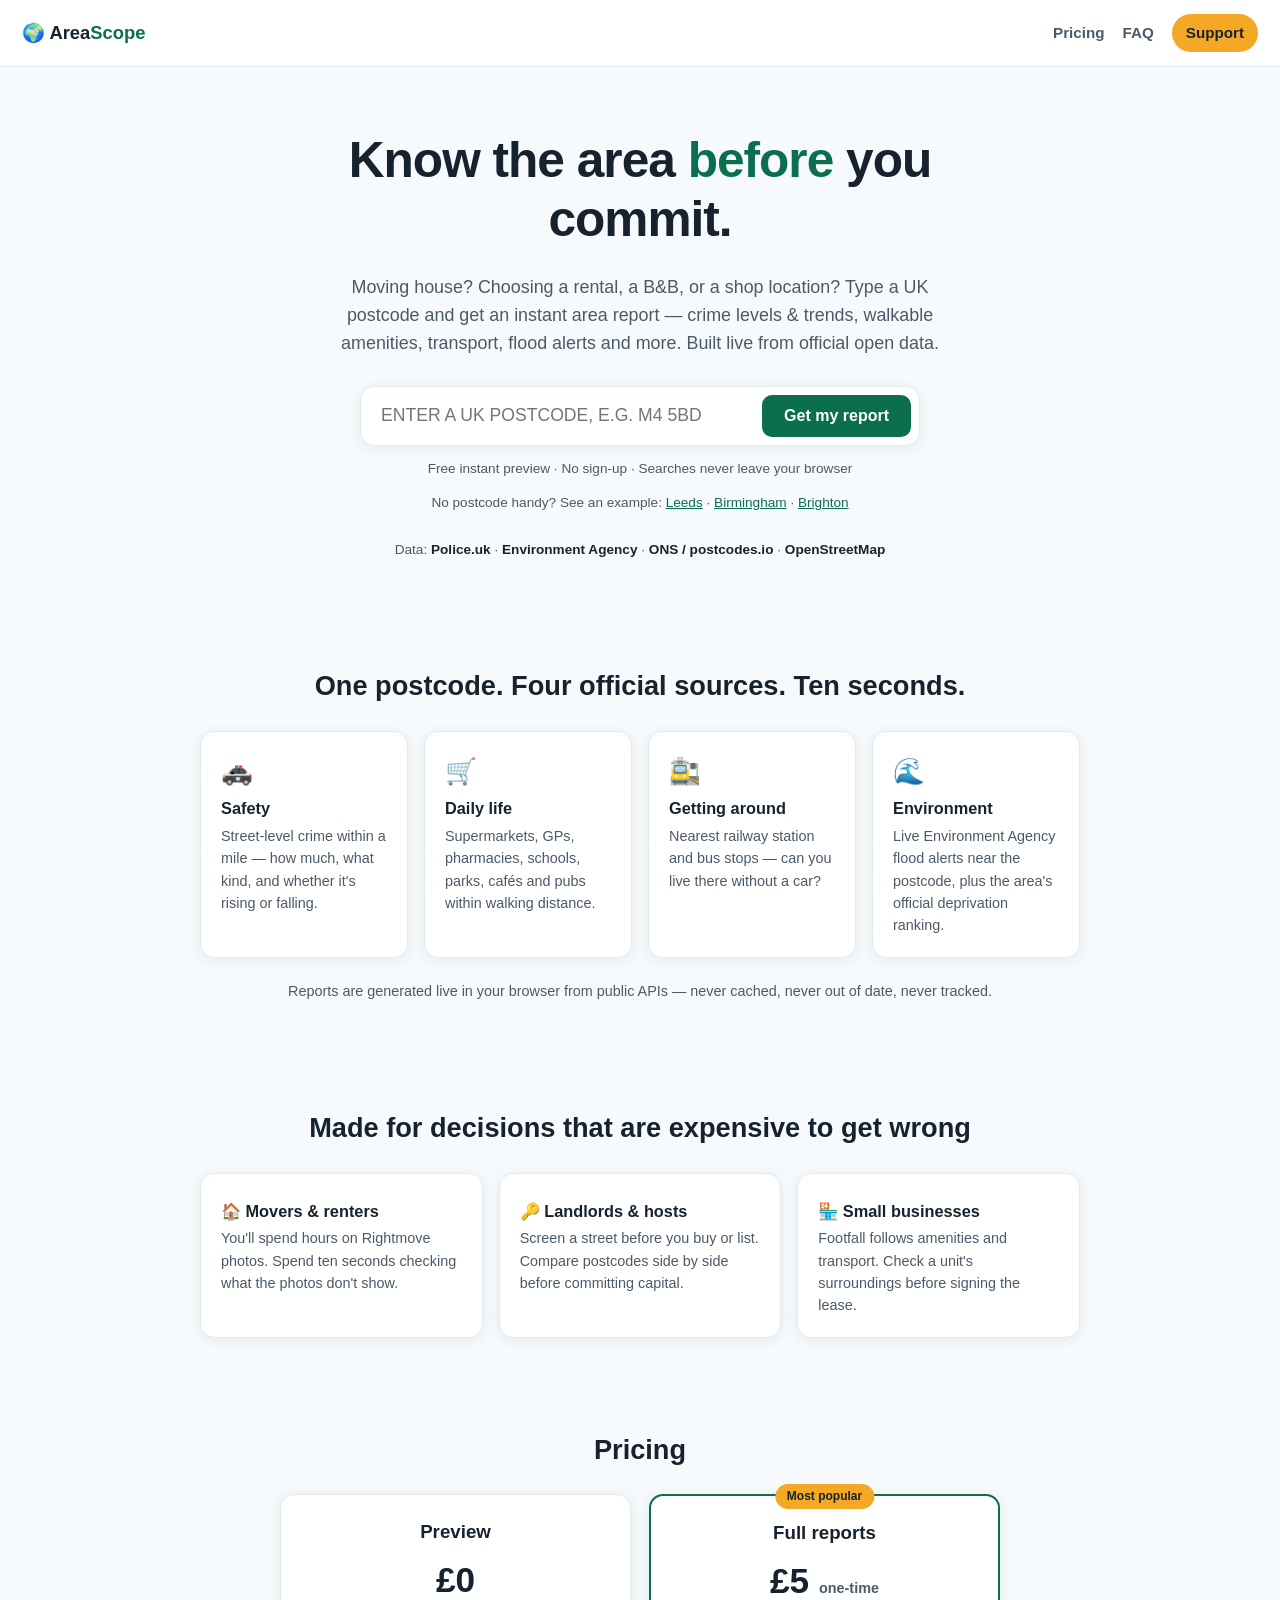
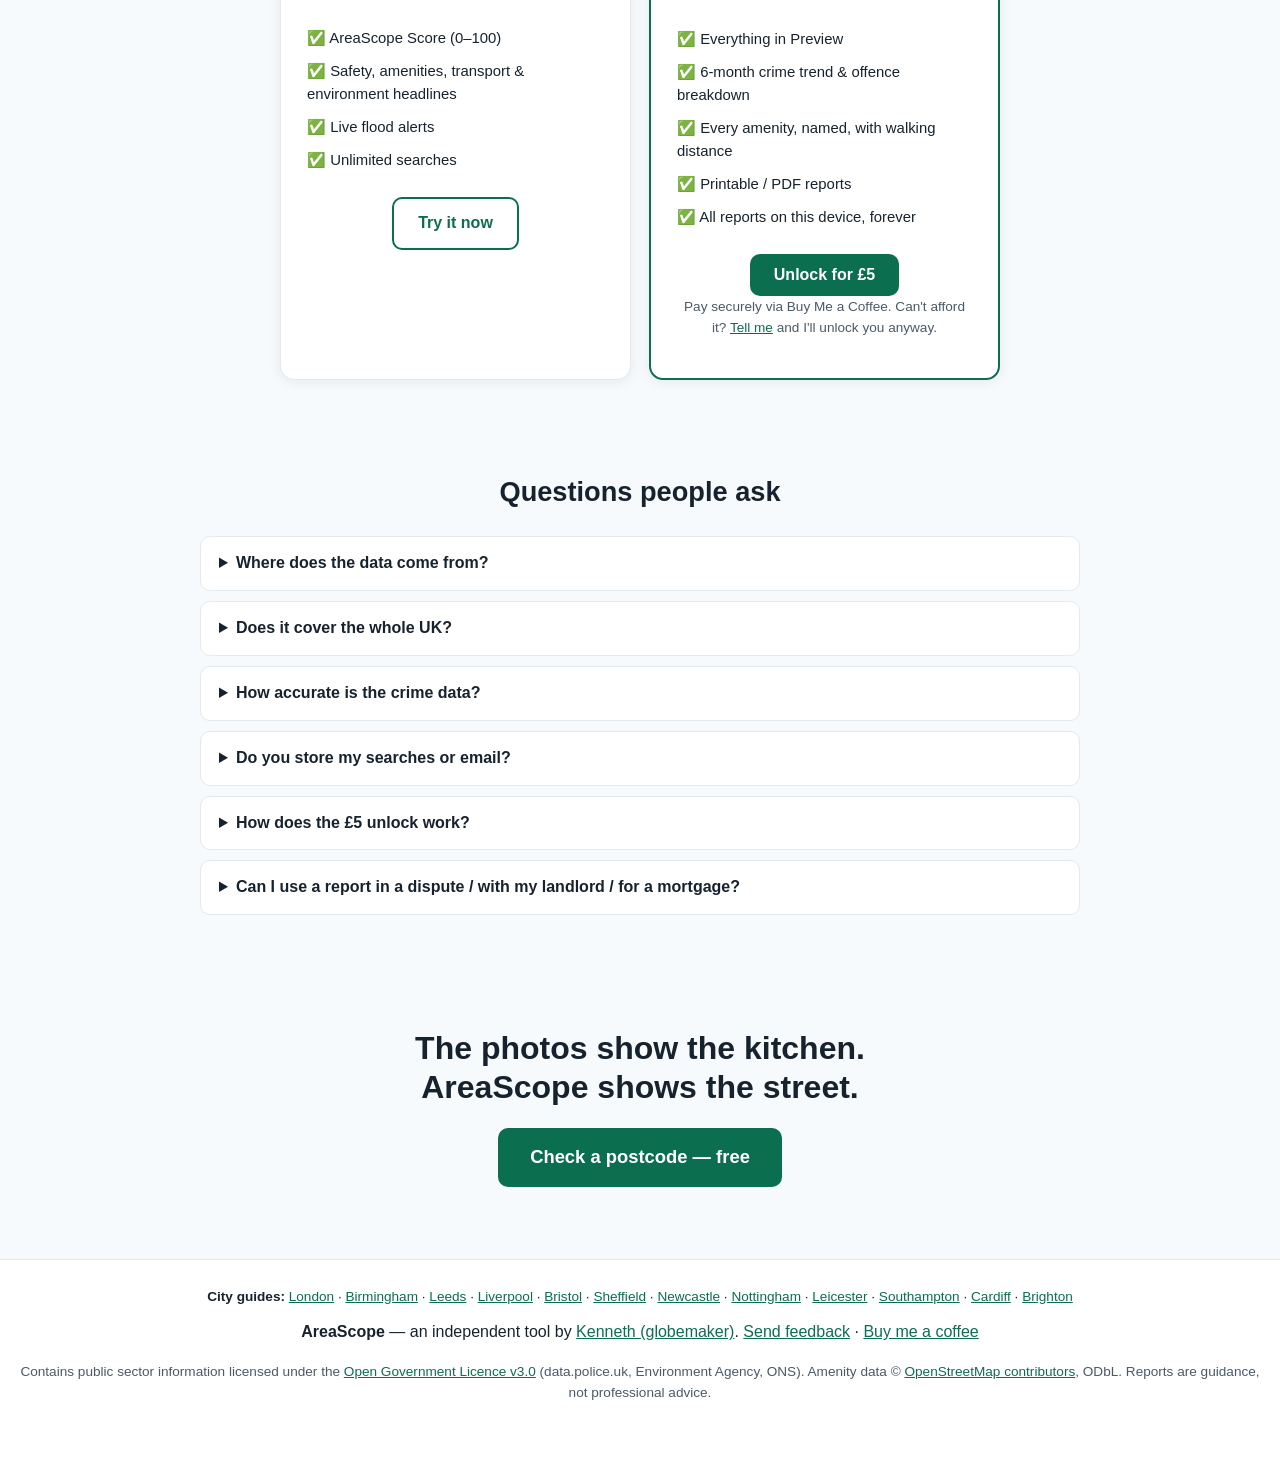
<file: index.html>
<!DOCTYPE html>
<html lang="en-GB">
<head>
<meta charset="UTF-8">
<meta name="viewport" content="width=device-width, initial-scale=1.0">
<title>AreaScope — instant UK area reports. Crime, amenities & flood risk for any postcode</title>
<meta name="description" content="Type any UK postcode and get an instant area intelligence report: crime levels and trends, walkable amenities, transport, flood alerts and deprivation stats — built from official open data.">
<link rel="canonical" href="https://kennethmacfadyen-globemaker.github.io/areascope/">
<meta property="og:title" content="AreaScope — know the area before you commit">
<meta property="og:description" content="Instant UK postcode reports: crime, amenities, transport, flood alerts. Free preview, full report £5.">
<meta property="og:type" content="website">
<meta property="og:url" content="https://kennethmacfadyen-globemaker.github.io/areascope/">
<link rel="icon" href="favicon.svg" type="image/svg+xml">
<link rel="stylesheet" href="style.css">
<script type="application/ld+json">
{
  "@context": "https://schema.org",
  "@type": "FAQPage",
  "mainEntity": [
    {"@type":"Question","name":"Where does AreaScope data come from?","acceptedAnswer":{"@type":"Answer","text":"Official open sources: street-level crime from data.police.uk, geography and deprivation from postcodes.io (ONS), live flood alerts from the Environment Agency, and amenities from OpenStreetMap. Nothing is made up and nothing is stale — it is fetched live when you search."}},
    {"@type":"Question","name":"Is the free report really free?","acceptedAnswer":{"@type":"Answer","text":"Yes. Every search shows the AreaScope Score and a headline for each category at no cost. The full report — trends, tables, distances and a printable PDF — is a one-time £5 unlock."}},
    {"@type":"Question","name":"Does AreaScope cover Scotland and Northern Ireland?","acceptedAnswer":{"@type":"Answer","text":"Amenities, transport and area profile work UK-wide. Street-level crime covers England, Wales and Northern Ireland (Police Scotland and Greater Manchester Police do not publish to the open API; reports there say so explicitly). Flood alerts cover England."}},
    {"@type":"Question","name":"Do you store my searches?","acceptedAnswer":{"@type":"Answer","text":"No. AreaScope has no server and no database. Your browser talks directly to the public data sources; your searches never pass through us."}}
  ]
}
</script>
</head>
<body>

<header class="site-header">
  <a class="brand" href="./">🌍 Area<span>Scope</span></a>
  <nav>
    <a href="#pricing">Pricing</a>
    <a href="#faq">FAQ</a>
    <a href="https://www.buymeacoffee.com/globemaker" target="_blank" rel="noopener" class="nav-cta">Support</a>
  </nav>
</header>

<main>
  <!-- ============ HERO ============ -->
  <section class="hero" id="top">
    <h1>Know the area <em>before</em> you commit.</h1>
    <p class="sub">Moving house? Choosing a rental, a B&amp;B, or a shop location? Type a UK postcode and get an instant area report — crime levels &amp; trends, walkable amenities, transport, flood alerts and more. Built live from official open data.</p>

    <form id="search-form" class="search" autocomplete="off">
      <div class="search-box">
        <input id="postcode-input" type="text" inputmode="text" placeholder="Enter a UK postcode, e.g. M4 5BD" aria-label="UK postcode" required>
        <button type="submit" id="search-btn">Get my report</button>
      </div>
      <ul id="autocomplete" class="autocomplete" hidden></ul>
      <p class="reassure">Free instant preview · No sign-up · Searches never leave your browser</p>
      <p class="reassure">No postcode handy? See an example:
        <a href="?pc=LS1%206DT">Leeds</a> · <a href="?pc=B1%201BB">Birmingham</a> · <a href="?pc=BN1%201UB">Brighton</a></p>
    </form>

    <p class="trustline">Data: <strong>Police.uk</strong> · <strong>Environment Agency</strong> · <strong>ONS / postcodes.io</strong> · <strong>OpenStreetMap</strong></p>
  </section>

  <!-- ============ REPORT ============ -->
  <section id="report" class="report" hidden>
    <div id="report-status" class="report-status" hidden></div>
    <div id="report-body" hidden>
      <div class="report-head">
        <div>
          <h2 id="report-title">Area report</h2>
          <p id="report-subtitle" class="muted"></p>
        </div>
        <div class="score-dial" id="score-dial"></div>
      </div>

      <div id="flood-banner" class="flood-banner" hidden></div>

      <div class="cat-grid" id="cat-grid"></div>

      <!-- Locked / unlocked detail -->
      <div id="detail-lock" class="detail-lock">
        <h3>The full report goes deeper</h3>
        <ul class="lock-list">
          <li>📈 6-month crime trend &amp; breakdown by offence type</li>
          <li>🛒 Every amenity with its name and walking distance</li>
          <li>🚉 Nearest station &amp; transport detail</li>
          <li>🖨️ Printable / save-as-PDF report to share or file</li>
        </ul>
        <button class="btn-primary" id="unlock-btn">Unlock full reports — £5 one-time</button>
        <p class="muted small">One payment unlocks every report on this device, forever.</p>
      </div>

      <div id="detail-full" class="detail-full" hidden>
        <div class="detail-section" id="sec-crime"></div>
        <div class="detail-section" id="sec-amenities"></div>
        <div class="detail-section" id="sec-transport"></div>
        <div class="detail-section" id="sec-environment"></div>
        <div class="detail-section" id="sec-profile"></div>
        <div class="report-actions">
          <button class="btn-secondary" id="print-btn">🖨️ Print / save as PDF</button>
          <button class="btn-secondary" id="new-search-btn">🔍 New search</button>
        </div>
      </div>
    </div>
  </section>

  <!-- ============ HOW IT WORKS ============ -->
  <section class="how" id="how">
    <h2>One postcode. Four official sources. Ten seconds.</h2>
    <div class="how-grid">
      <div class="how-card"><span class="how-emoji">🚓</span><h3>Safety</h3><p>Street-level crime within a mile — how much, what kind, and whether it's rising or falling.</p></div>
      <div class="how-card"><span class="how-emoji">🛒</span><h3>Daily life</h3><p>Supermarkets, GPs, pharmacies, schools, parks, cafés and pubs within walking distance.</p></div>
      <div class="how-card"><span class="how-emoji">🚉</span><h3>Getting around</h3><p>Nearest railway station and bus stops — can you live there without a car?</p></div>
      <div class="how-card"><span class="how-emoji">🌊</span><h3>Environment</h3><p>Live Environment Agency flood alerts near the postcode, plus the area's official deprivation ranking.</p></div>
    </div>
    <p class="how-note">Reports are generated live in your browser from public APIs — never cached, never out of date, never tracked.</p>
  </section>

  <!-- ============ WHO IT'S FOR ============ -->
  <section class="who">
    <h2>Made for decisions that are expensive to get wrong</h2>
    <div class="who-grid">
      <div class="who-card"><h3>🏠 Movers &amp; renters</h3><p>You'll spend hours on Rightmove photos. Spend ten seconds checking what the photos don't show.</p></div>
      <div class="who-card"><h3>🔑 Landlords &amp; hosts</h3><p>Screen a street before you buy or list. Compare postcodes side by side before committing capital.</p></div>
      <div class="who-card"><h3>🏪 Small businesses</h3><p>Footfall follows amenities and transport. Check a unit's surroundings before signing the lease.</p></div>
    </div>
  </section>

  <!-- ============ PRICING ============ -->
  <section class="pricing" id="pricing">
    <h2>Pricing</h2>
    <div class="price-grid">
      <div class="price-card">
        <h3>Preview</h3>
        <p class="price">£0</p>
        <ul>
          <li>✅ AreaScope Score (0–100)</li>
          <li>✅ Safety, amenities, transport &amp; environment headlines</li>
          <li>✅ Live flood alerts</li>
          <li>✅ Unlimited searches</li>
        </ul>
        <a class="btn-secondary" href="#top">Try it now</a>
      </div>
      <div class="price-card featured">
        <div class="badge">Most popular</div>
        <h3>Full reports</h3>
        <p class="price">£5 <span>one-time</span></p>
        <ul>
          <li>✅ Everything in Preview</li>
          <li>✅ 6-month crime trend &amp; offence breakdown</li>
          <li>✅ Every amenity, named, with walking distance</li>
          <li>✅ Printable / PDF reports</li>
          <li>✅ All reports on this device, forever</li>
        </ul>
        <button class="btn-primary" id="pricing-unlock-btn">Unlock for £5</button>
        <p class="muted small">Pay securely via Buy Me a Coffee. Can't afford it? <a href="https://docs.google.com/forms/d/e/1FAIpQLSe-93kY-jagA7ZB-U9bLWbA0I6XwmINco6NWrNfkGln5kHT_w/viewform?usp=dialog" target="_blank" rel="noopener">Tell me</a> and I'll unlock you anyway.</p>
      </div>
    </div>
  </section>

  <!-- ============ FAQ ============ -->
  <section class="faq" id="faq">
    <h2>Questions people ask</h2>
    <details><summary>Where does the data come from?</summary><p>Four official/open sources, fetched live at the moment you search: street-level crime from <strong>data.police.uk</strong>, geography and deprivation statistics from <strong>postcodes.io</strong> (ONS data), live flood alerts from the <strong>Environment Agency</strong>, and amenities from <strong>OpenStreetMap</strong>. The report shows exactly what the public record shows — nothing is edited or embellished.</p></details>
    <details><summary>Does it cover the whole UK?</summary><p>Amenities, transport and the area profile work UK-wide. Street-level crime covers England, Wales and Northern Ireland — Police Scotland and Greater Manchester Police don't publish to the open API, so in those areas the score is calculated without the crime component and the report tells you exactly that. We'd rather show you a gap than a made-up number. Flood alerts cover England.</p></details>
    <details><summary>How accurate is the crime data?</summary><p>It's the same data the police publish, anonymised to street level, usually 1–2 months behind today. It counts <em>reported</em> crime within roughly one mile of the postcode. Treat it as a strong signal, not a verdict — always visit an area in person too.</p></details>
    <details><summary>Do you store my searches or email?</summary><p>No. There's no server, no database, no cookies, no analytics. Your browser talks directly to the public APIs. The £5 unlock is stored only on your own device.</p></details>
    <details><summary>How does the £5 unlock work?</summary><p>Payment goes through Buy Me a Coffee (card / Apple Pay / Google Pay). After paying, you press "I've paid — unlock" and full reports open on your device permanently. It's an honour system — AreaScope is a one-person product and I'd rather trust you than make you create an account.</p></details>
    <details><summary>Can I use a report in a dispute / with my landlord / for a mortgage?</summary><p>Reports are for guidance only. They summarise public data accurately but aren't professional advice or an official document.</p></details>
  </section>

  <!-- ============ FINAL CTA ============ -->
  <section class="final-cta">
    <h2>The photos show the kitchen.<br>AreaScope shows the street.</h2>
    <a class="btn-primary big" href="#top">Check a postcode — free</a>
  </section>
</main>

<footer class="site-footer">
  <p class="small"><strong>City guides:</strong>
    <a href="cities/london.html">London</a> · <a href="cities/birmingham.html">Birmingham</a> ·
    <a href="cities/leeds.html">Leeds</a> · <a href="cities/liverpool.html">Liverpool</a> ·
    <a href="cities/bristol.html">Bristol</a> · <a href="cities/sheffield.html">Sheffield</a> ·
    <a href="cities/newcastle.html">Newcastle</a> · <a href="cities/nottingham.html">Nottingham</a> ·
    <a href="cities/leicester.html">Leicester</a> · <a href="cities/southampton.html">Southampton</a> ·
    <a href="cities/cardiff.html">Cardiff</a> · <a href="cities/brighton.html">Brighton</a></p>
  <p><strong>AreaScope</strong> — an independent tool by <a href="https://kennethmacfadyen-globemaker.github.io/" target="_blank" rel="noopener">Kenneth (globemaker)</a>.
  <a href="https://docs.google.com/forms/d/e/1FAIpQLSe-93kY-jagA7ZB-U9bLWbA0I6XwmINco6NWrNfkGln5kHT_w/viewform?usp=dialog" target="_blank" rel="noopener">Send feedback</a> ·
  <a href="https://www.buymeacoffee.com/globemaker" target="_blank" rel="noopener">Buy me a coffee</a></p>
  <p class="small muted">Contains public sector information licensed under the <a href="https://www.nationalarchives.gov.uk/doc/open-government-licence/version/3/" target="_blank" rel="noopener">Open Government Licence v3.0</a> (data.police.uk, Environment Agency, ONS). Amenity data © <a href="https://www.openstreetmap.org/copyright" target="_blank" rel="noopener">OpenStreetMap contributors</a>, ODbL. Reports are guidance, not professional advice.</p>
</footer>

<!-- ============ UNLOCK MODAL ============ -->
<div class="modal-backdrop" id="unlock-modal" hidden>
  <div class="modal" role="dialog" aria-modal="true" aria-labelledby="modal-title">
    <button class="modal-close" id="modal-close" aria-label="Close">×</button>
    <h3 id="modal-title">Unlock full reports — £5, once</h3>
    <p>Every full report on this device, forever: crime trends, offence breakdowns, named amenities with distances, and printable PDFs.</p>
    <ol class="modal-steps">
      <li>Chip in £5 via Buy Me a Coffee (opens in a new tab)</li>
      <li>Come back and press unlock</li>
    </ol>
    <a class="btn-primary" id="pay-link" href="https://www.buymeacoffee.com/globemaker" target="_blank" rel="noopener">1 · Chip in £5 →</a>
    <button class="btn-secondary" id="confirm-unlock">2 · I've paid — unlock</button>
    <p class="muted small">Honour system — no accounts, no tracking. Already paid on another device? The same button works.</p>
  </div>
</div>

<script src="app.js"></script>
</body>
</html>
</file>
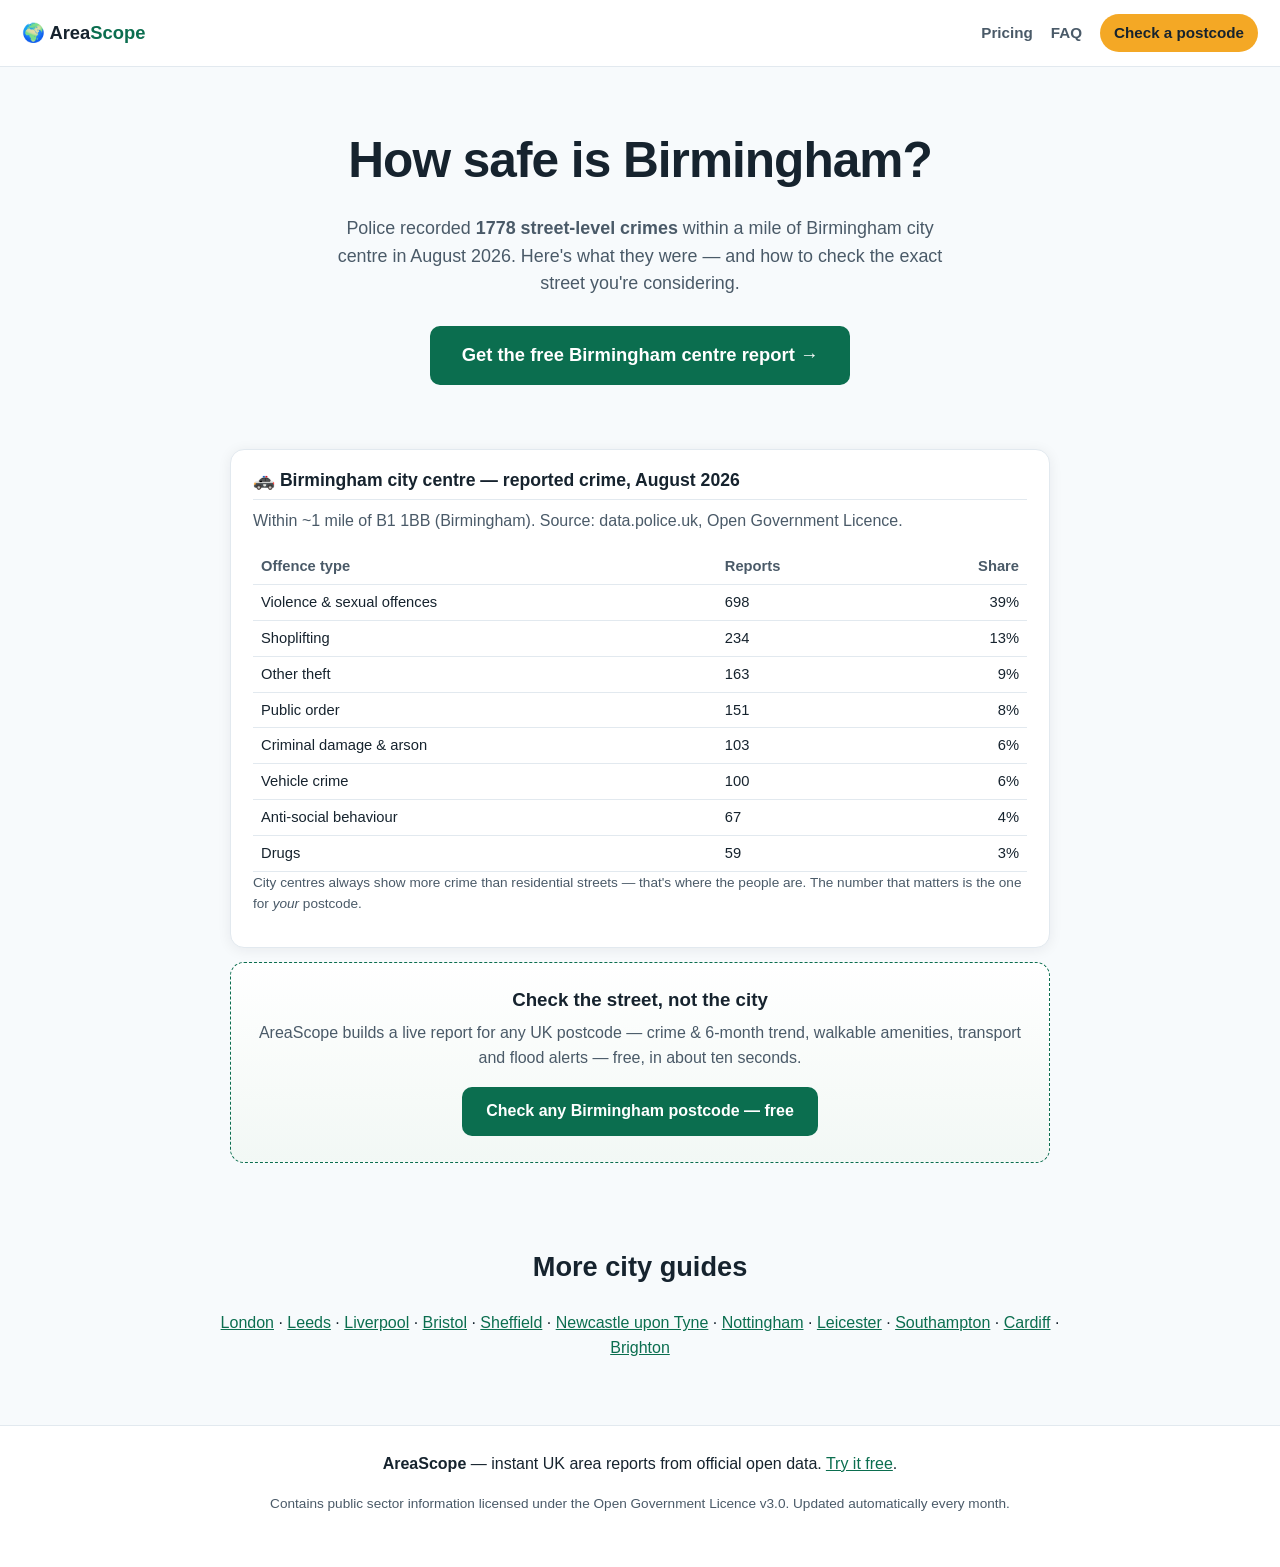
<file: cities/birmingham.html>
<!DOCTYPE html>
<html lang="en-GB">
<head>
<meta charset="UTF-8">
<meta name="viewport" content="width=device-width, initial-scale=1.0">
<title>Is Birmingham safe? Crime &amp; area report — updated monthly | AreaScope</title>
<meta name="description" content="Birmingham city centre recorded 1778 street-level crimes in August 2026. See the breakdown, then run a free AreaScope report on any Birmingham postcode: crime, amenities, transport and flood alerts.">
<link rel="canonical" href="https://kennethmacfadyen-globemaker.github.io/areascope/cities/birmingham.html">
<link rel="icon" href="../favicon.svg" type="image/svg+xml">
<link rel="stylesheet" href="../style.css">
</head>
<body>
<header class="site-header">
  <a class="brand" href="../">🌍 Area<span>Scope</span></a>
  <nav><a href="../#pricing">Pricing</a><a href="../#faq">FAQ</a><a href="../" class="nav-cta">Check a postcode</a></nav>
</header>
<main>
<section class="hero">
  <h1>How safe is Birmingham?</h1>
  <p class="sub">Police recorded <strong>1778 street-level crimes</strong> within a mile of Birmingham city centre in August 2026. Here's what they were — and how to check the exact street you're considering.</p>
  <p><a class="btn-primary big" href="../?pc=B1%201BB">Get the free Birmingham centre report →</a></p>
</section>
<section class="report" style="display:block">
  <div class="detail-section">
    <h3>🚓 Birmingham city centre — reported crime, August 2026</h3>
    <p class="muted">Within ~1 mile of B1 1BB (Birmingham). Source: data.police.uk, Open Government Licence.</p>
    <table>
      <tr><th>Offence type</th><th>Reports</th><th>Share</th></tr>
      <tr><td>Violence &amp; sexual offences</td><td>698</td><td>39%</td></tr>
      <tr><td>Shoplifting</td><td>234</td><td>13%</td></tr>
      <tr><td>Other theft</td><td>163</td><td>9%</td></tr>
      <tr><td>Public order</td><td>151</td><td>8%</td></tr>
      <tr><td>Criminal damage &amp; arson</td><td>103</td><td>6%</td></tr>
      <tr><td>Vehicle crime</td><td>100</td><td>6%</td></tr>
      <tr><td>Anti-social behaviour</td><td>67</td><td>4%</td></tr>
      <tr><td>Drugs</td><td>59</td><td>3%</td></tr>
    </table>
    <p class="muted small">City centres always show more crime than residential streets — that's where the people are. The number that matters is the one for <em>your</em> postcode.</p>
  </div>
  <div class="detail-lock">
    <h3>Check the street, not the city</h3>
    <p class="muted">AreaScope builds a live report for any UK postcode — crime &amp; 6-month trend, walkable amenities, transport and flood alerts — free, in about ten seconds.</p>
    <a class="btn-primary" href="../">Check any Birmingham postcode — free</a>
  </div>
</section>
<section class="faq">
  <h2>More city guides</h2>
  <p style="text-align:center"><a href="london.html">London</a> · <a href="leeds.html">Leeds</a> · <a href="liverpool.html">Liverpool</a> · <a href="bristol.html">Bristol</a> · <a href="sheffield.html">Sheffield</a> · <a href="newcastle.html">Newcastle upon Tyne</a> · <a href="nottingham.html">Nottingham</a> · <a href="leicester.html">Leicester</a> · <a href="southampton.html">Southampton</a> · <a href="cardiff.html">Cardiff</a> · <a href="brighton.html">Brighton</a></p>
</section>
</main>
<footer class="site-footer">
  <p><strong>AreaScope</strong> — instant UK area reports from official open data. <a href="../">Try it free</a>.</p>
  <p class="small muted">Contains public sector information licensed under the Open Government Licence v3.0. Updated automatically every month.</p>
</footer>
</body>
</html>
</file>
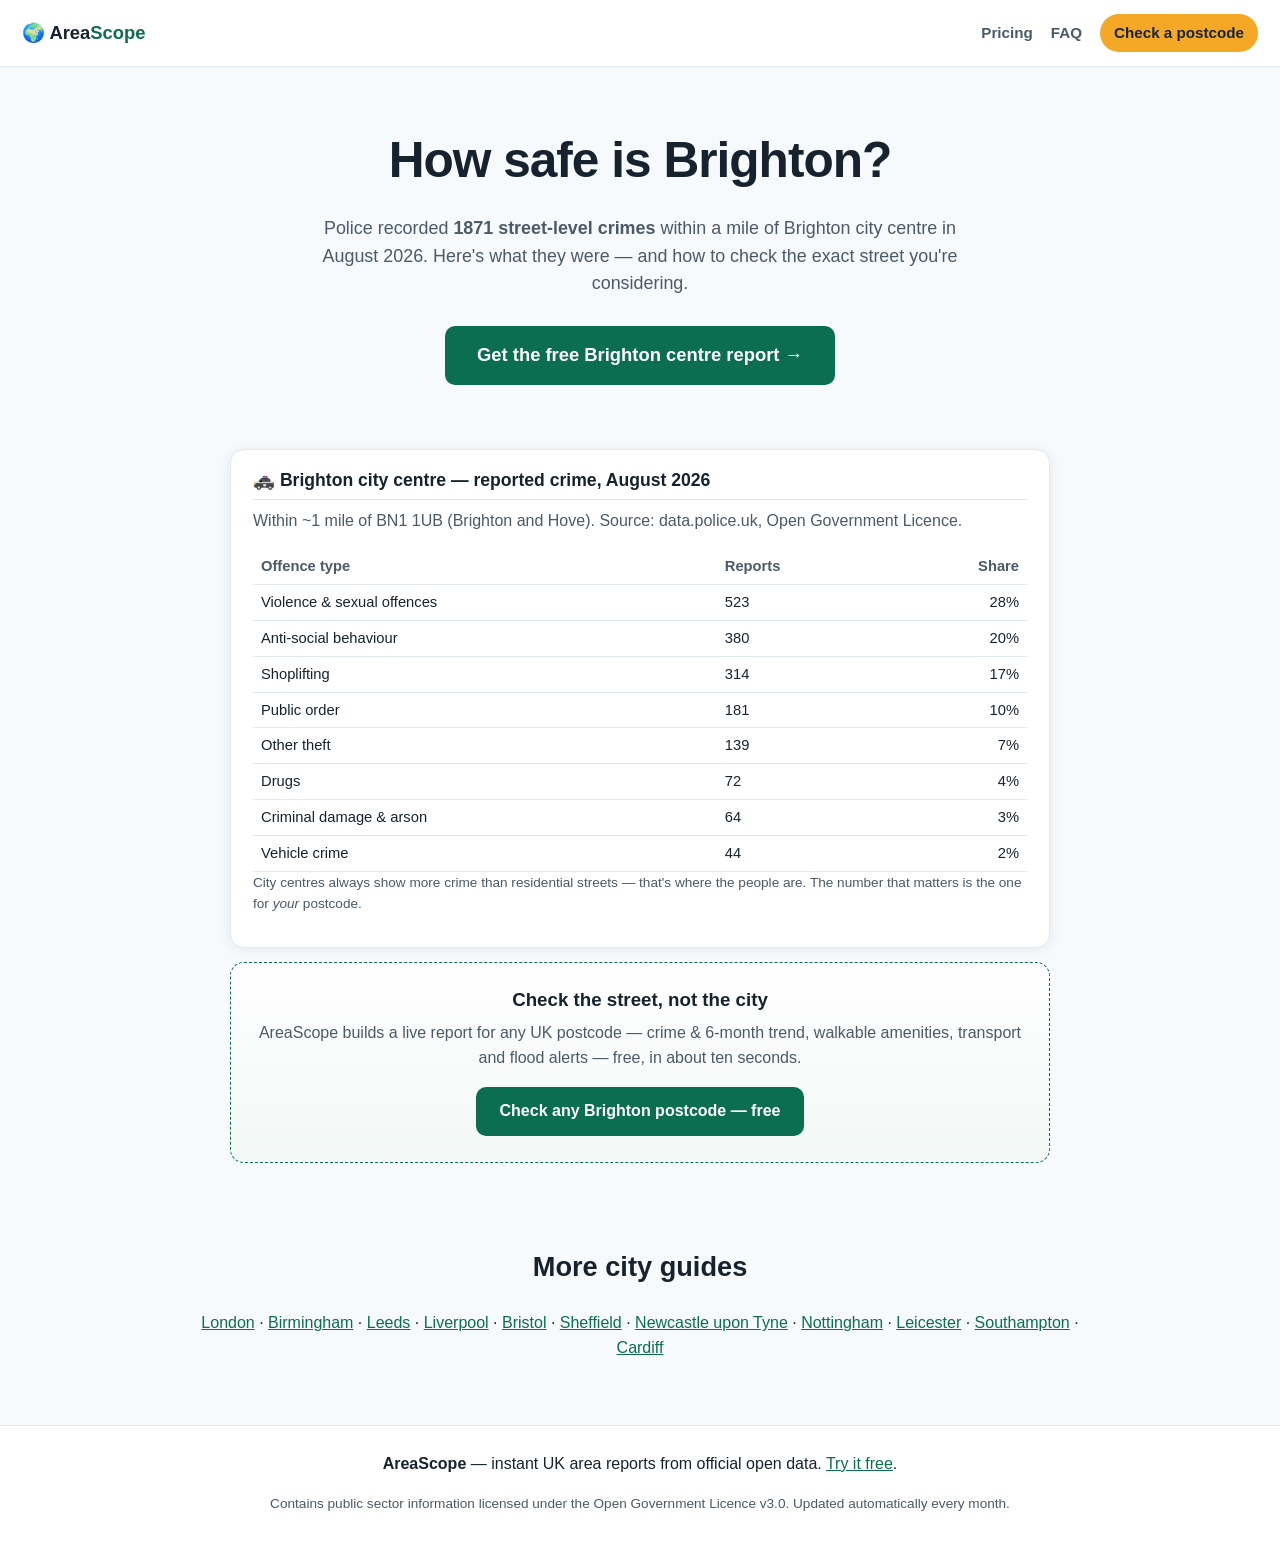
<file: cities/brighton.html>
<!DOCTYPE html>
<html lang="en-GB">
<head>
<meta charset="UTF-8">
<meta name="viewport" content="width=device-width, initial-scale=1.0">
<title>Is Brighton safe? Crime &amp; area report — updated monthly | AreaScope</title>
<meta name="description" content="Brighton city centre recorded 1871 street-level crimes in August 2026. See the breakdown, then run a free AreaScope report on any Brighton postcode: crime, amenities, transport and flood alerts.">
<link rel="canonical" href="https://kennethmacfadyen-globemaker.github.io/areascope/cities/brighton.html">
<link rel="icon" href="../favicon.svg" type="image/svg+xml">
<link rel="stylesheet" href="../style.css">
</head>
<body>
<header class="site-header">
  <a class="brand" href="../">🌍 Area<span>Scope</span></a>
  <nav><a href="../#pricing">Pricing</a><a href="../#faq">FAQ</a><a href="../" class="nav-cta">Check a postcode</a></nav>
</header>
<main>
<section class="hero">
  <h1>How safe is Brighton?</h1>
  <p class="sub">Police recorded <strong>1871 street-level crimes</strong> within a mile of Brighton city centre in August 2026. Here's what they were — and how to check the exact street you're considering.</p>
  <p><a class="btn-primary big" href="../?pc=BN1%201UB">Get the free Brighton centre report →</a></p>
</section>
<section class="report" style="display:block">
  <div class="detail-section">
    <h3>🚓 Brighton city centre — reported crime, August 2026</h3>
    <p class="muted">Within ~1 mile of BN1 1UB (Brighton and Hove). Source: data.police.uk, Open Government Licence.</p>
    <table>
      <tr><th>Offence type</th><th>Reports</th><th>Share</th></tr>
      <tr><td>Violence &amp; sexual offences</td><td>523</td><td>28%</td></tr>
      <tr><td>Anti-social behaviour</td><td>380</td><td>20%</td></tr>
      <tr><td>Shoplifting</td><td>314</td><td>17%</td></tr>
      <tr><td>Public order</td><td>181</td><td>10%</td></tr>
      <tr><td>Other theft</td><td>139</td><td>7%</td></tr>
      <tr><td>Drugs</td><td>72</td><td>4%</td></tr>
      <tr><td>Criminal damage &amp; arson</td><td>64</td><td>3%</td></tr>
      <tr><td>Vehicle crime</td><td>44</td><td>2%</td></tr>
    </table>
    <p class="muted small">City centres always show more crime than residential streets — that's where the people are. The number that matters is the one for <em>your</em> postcode.</p>
  </div>
  <div class="detail-lock">
    <h3>Check the street, not the city</h3>
    <p class="muted">AreaScope builds a live report for any UK postcode — crime &amp; 6-month trend, walkable amenities, transport and flood alerts — free, in about ten seconds.</p>
    <a class="btn-primary" href="../">Check any Brighton postcode — free</a>
  </div>
</section>
<section class="faq">
  <h2>More city guides</h2>
  <p style="text-align:center"><a href="london.html">London</a> · <a href="birmingham.html">Birmingham</a> · <a href="leeds.html">Leeds</a> · <a href="liverpool.html">Liverpool</a> · <a href="bristol.html">Bristol</a> · <a href="sheffield.html">Sheffield</a> · <a href="newcastle.html">Newcastle upon Tyne</a> · <a href="nottingham.html">Nottingham</a> · <a href="leicester.html">Leicester</a> · <a href="southampton.html">Southampton</a> · <a href="cardiff.html">Cardiff</a></p>
</section>
</main>
<footer class="site-footer">
  <p><strong>AreaScope</strong> — instant UK area reports from official open data. <a href="../">Try it free</a>.</p>
  <p class="small muted">Contains public sector information licensed under the Open Government Licence v3.0. Updated automatically every month.</p>
</footer>
</body>
</html>
</file>
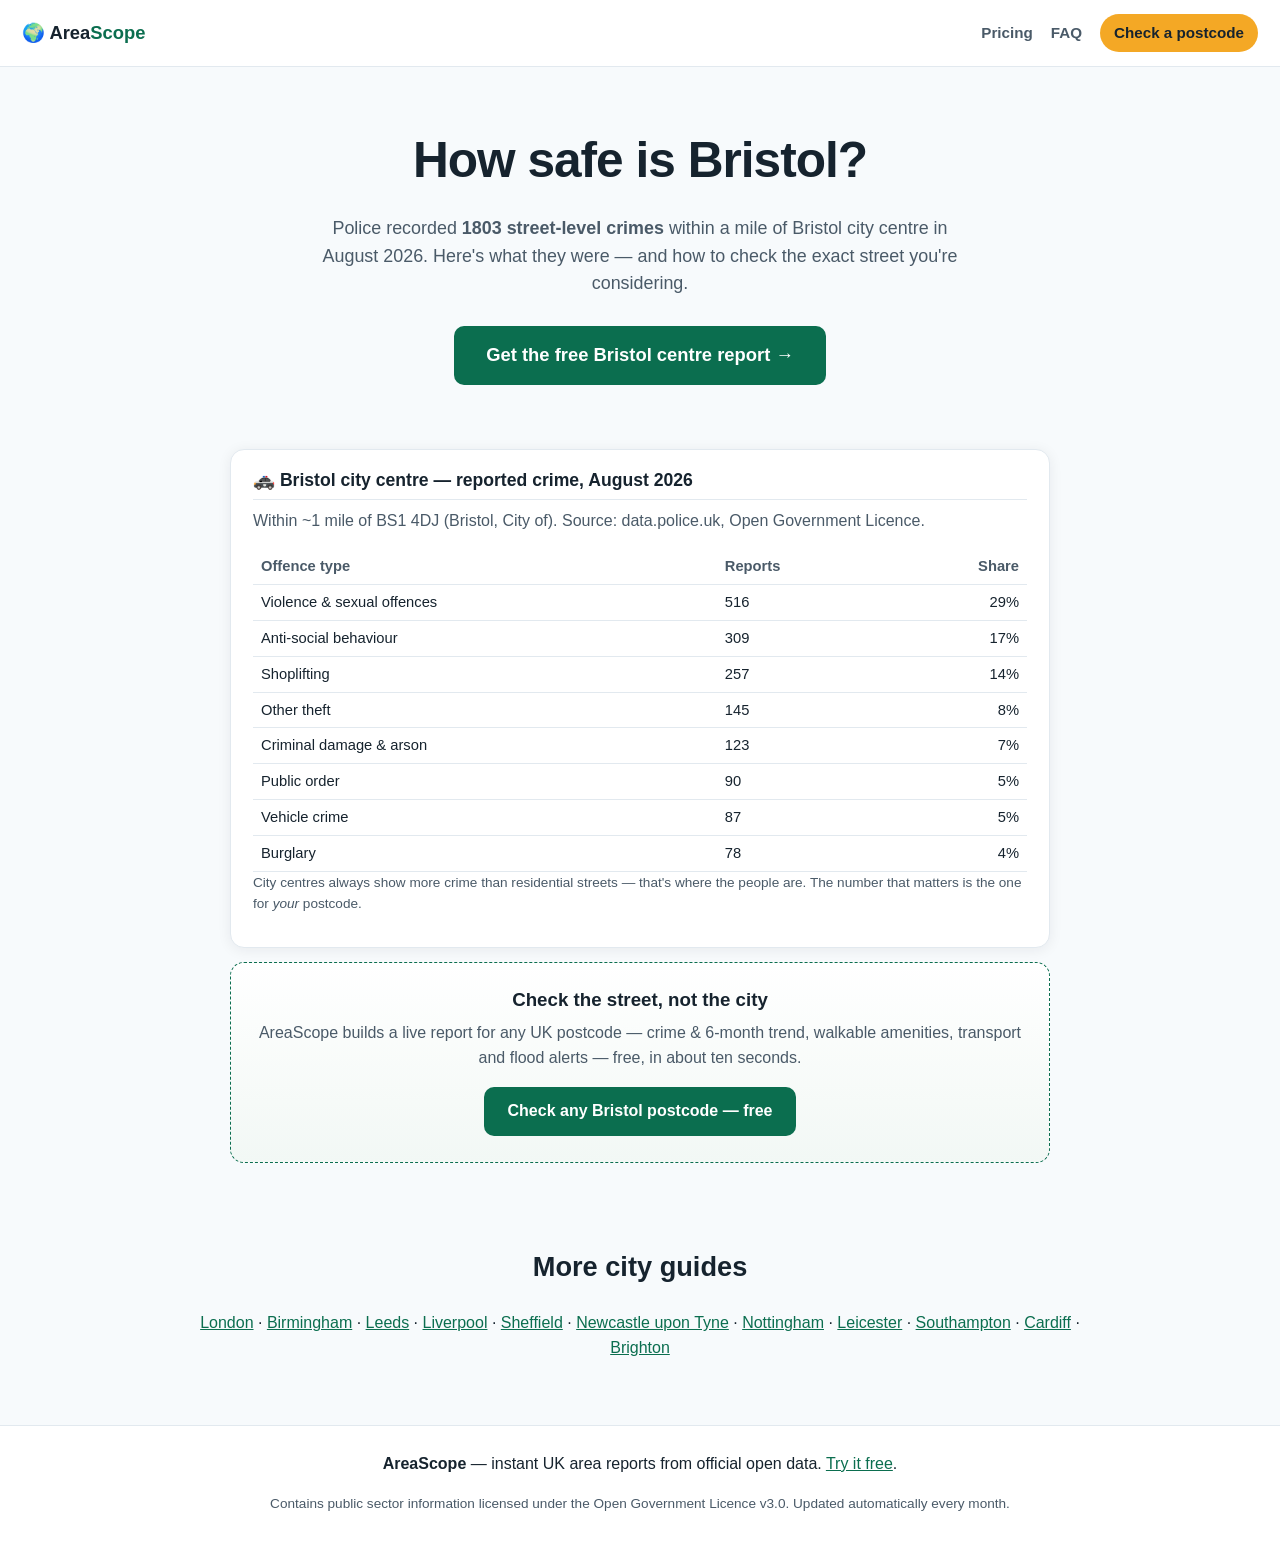
<file: cities/bristol.html>
<!DOCTYPE html>
<html lang="en-GB">
<head>
<meta charset="UTF-8">
<meta name="viewport" content="width=device-width, initial-scale=1.0">
<title>Is Bristol safe? Crime &amp; area report — updated monthly | AreaScope</title>
<meta name="description" content="Bristol city centre recorded 1803 street-level crimes in August 2026. See the breakdown, then run a free AreaScope report on any Bristol postcode: crime, amenities, transport and flood alerts.">
<link rel="canonical" href="https://kennethmacfadyen-globemaker.github.io/areascope/cities/bristol.html">
<link rel="icon" href="../favicon.svg" type="image/svg+xml">
<link rel="stylesheet" href="../style.css">
</head>
<body>
<header class="site-header">
  <a class="brand" href="../">🌍 Area<span>Scope</span></a>
  <nav><a href="../#pricing">Pricing</a><a href="../#faq">FAQ</a><a href="../" class="nav-cta">Check a postcode</a></nav>
</header>
<main>
<section class="hero">
  <h1>How safe is Bristol?</h1>
  <p class="sub">Police recorded <strong>1803 street-level crimes</strong> within a mile of Bristol city centre in August 2026. Here's what they were — and how to check the exact street you're considering.</p>
  <p><a class="btn-primary big" href="../?pc=BS1%204DJ">Get the free Bristol centre report →</a></p>
</section>
<section class="report" style="display:block">
  <div class="detail-section">
    <h3>🚓 Bristol city centre — reported crime, August 2026</h3>
    <p class="muted">Within ~1 mile of BS1 4DJ (Bristol, City of). Source: data.police.uk, Open Government Licence.</p>
    <table>
      <tr><th>Offence type</th><th>Reports</th><th>Share</th></tr>
      <tr><td>Violence &amp; sexual offences</td><td>516</td><td>29%</td></tr>
      <tr><td>Anti-social behaviour</td><td>309</td><td>17%</td></tr>
      <tr><td>Shoplifting</td><td>257</td><td>14%</td></tr>
      <tr><td>Other theft</td><td>145</td><td>8%</td></tr>
      <tr><td>Criminal damage &amp; arson</td><td>123</td><td>7%</td></tr>
      <tr><td>Public order</td><td>90</td><td>5%</td></tr>
      <tr><td>Vehicle crime</td><td>87</td><td>5%</td></tr>
      <tr><td>Burglary</td><td>78</td><td>4%</td></tr>
    </table>
    <p class="muted small">City centres always show more crime than residential streets — that's where the people are. The number that matters is the one for <em>your</em> postcode.</p>
  </div>
  <div class="detail-lock">
    <h3>Check the street, not the city</h3>
    <p class="muted">AreaScope builds a live report for any UK postcode — crime &amp; 6-month trend, walkable amenities, transport and flood alerts — free, in about ten seconds.</p>
    <a class="btn-primary" href="../">Check any Bristol postcode — free</a>
  </div>
</section>
<section class="faq">
  <h2>More city guides</h2>
  <p style="text-align:center"><a href="london.html">London</a> · <a href="birmingham.html">Birmingham</a> · <a href="leeds.html">Leeds</a> · <a href="liverpool.html">Liverpool</a> · <a href="sheffield.html">Sheffield</a> · <a href="newcastle.html">Newcastle upon Tyne</a> · <a href="nottingham.html">Nottingham</a> · <a href="leicester.html">Leicester</a> · <a href="southampton.html">Southampton</a> · <a href="cardiff.html">Cardiff</a> · <a href="brighton.html">Brighton</a></p>
</section>
</main>
<footer class="site-footer">
  <p><strong>AreaScope</strong> — instant UK area reports from official open data. <a href="../">Try it free</a>.</p>
  <p class="small muted">Contains public sector information licensed under the Open Government Licence v3.0. Updated automatically every month.</p>
</footer>
</body>
</html>
</file>
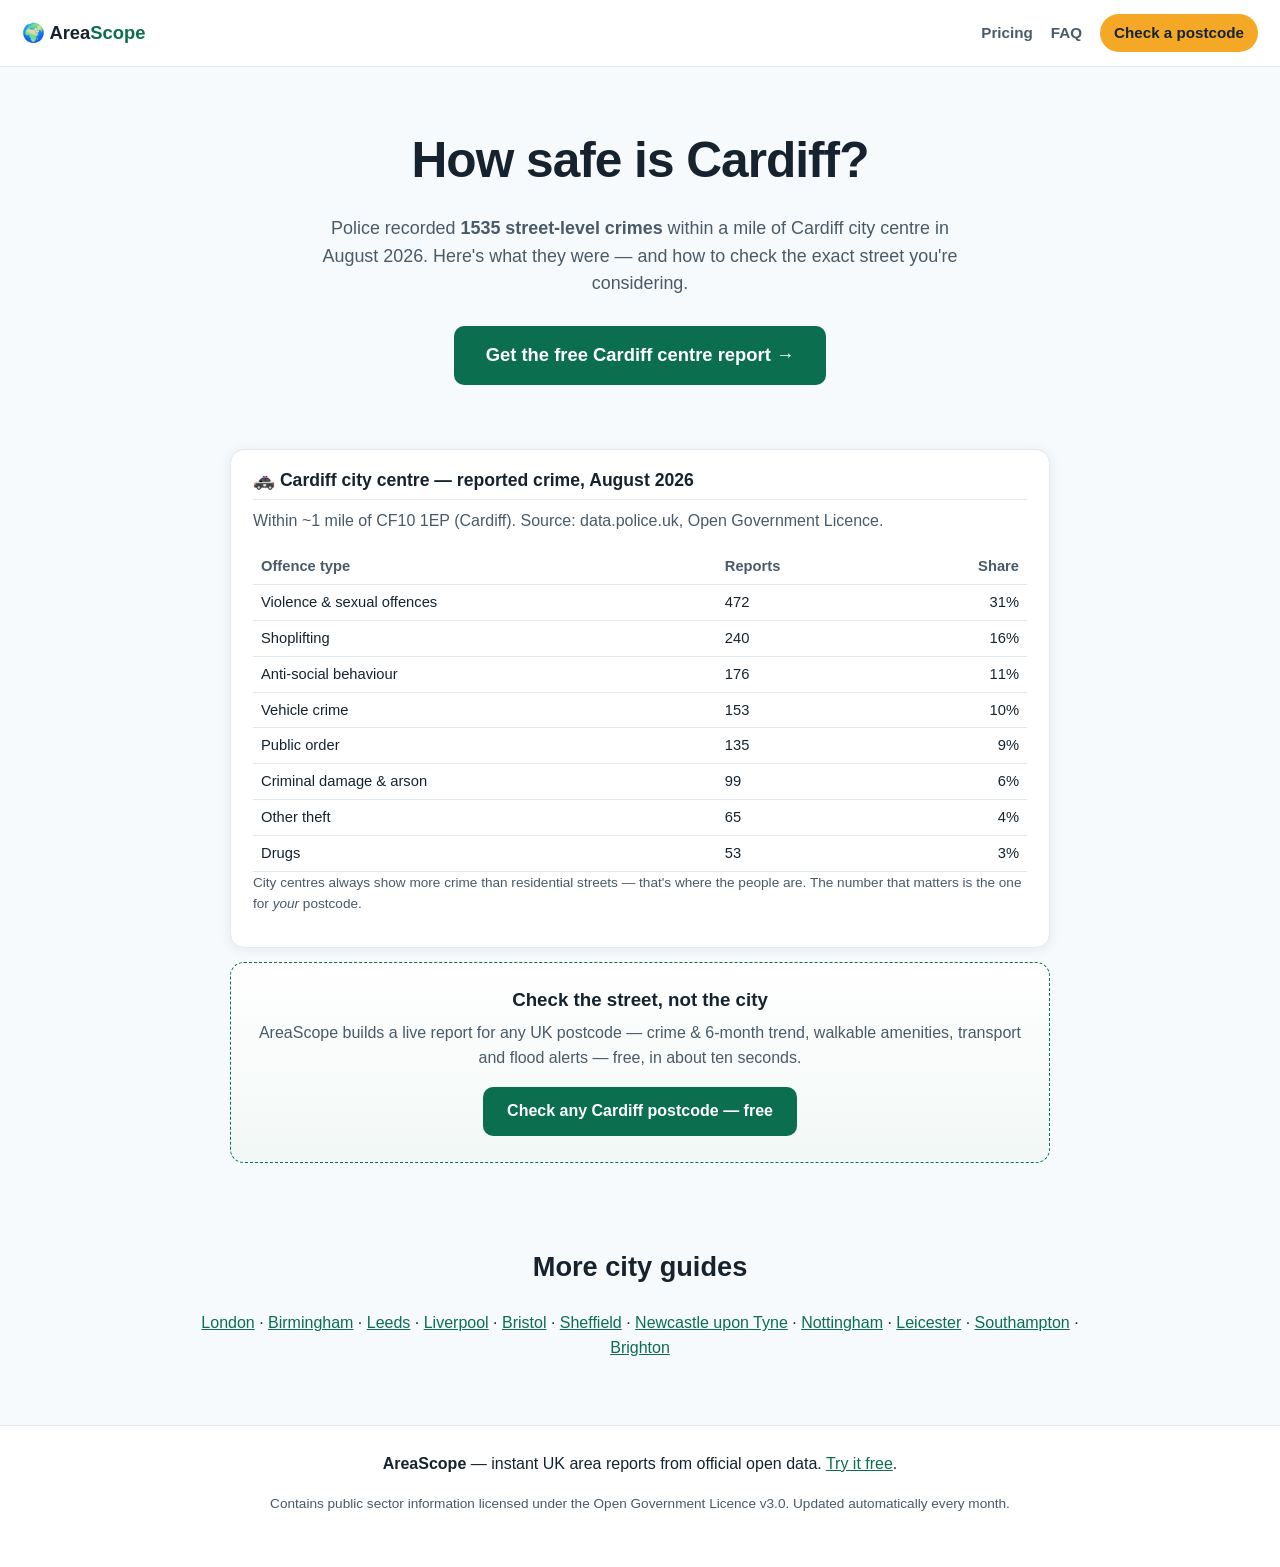
<file: cities/cardiff.html>
<!DOCTYPE html>
<html lang="en-GB">
<head>
<meta charset="UTF-8">
<meta name="viewport" content="width=device-width, initial-scale=1.0">
<title>Is Cardiff safe? Crime &amp; area report — updated monthly | AreaScope</title>
<meta name="description" content="Cardiff city centre recorded 1535 street-level crimes in August 2026. See the breakdown, then run a free AreaScope report on any Cardiff postcode: crime, amenities, transport and flood alerts.">
<link rel="canonical" href="https://kennethmacfadyen-globemaker.github.io/areascope/cities/cardiff.html">
<link rel="icon" href="../favicon.svg" type="image/svg+xml">
<link rel="stylesheet" href="../style.css">
</head>
<body>
<header class="site-header">
  <a class="brand" href="../">🌍 Area<span>Scope</span></a>
  <nav><a href="../#pricing">Pricing</a><a href="../#faq">FAQ</a><a href="../" class="nav-cta">Check a postcode</a></nav>
</header>
<main>
<section class="hero">
  <h1>How safe is Cardiff?</h1>
  <p class="sub">Police recorded <strong>1535 street-level crimes</strong> within a mile of Cardiff city centre in August 2026. Here's what they were — and how to check the exact street you're considering.</p>
  <p><a class="btn-primary big" href="../?pc=CF10%201EP">Get the free Cardiff centre report →</a></p>
</section>
<section class="report" style="display:block">
  <div class="detail-section">
    <h3>🚓 Cardiff city centre — reported crime, August 2026</h3>
    <p class="muted">Within ~1 mile of CF10 1EP (Cardiff). Source: data.police.uk, Open Government Licence.</p>
    <table>
      <tr><th>Offence type</th><th>Reports</th><th>Share</th></tr>
      <tr><td>Violence &amp; sexual offences</td><td>472</td><td>31%</td></tr>
      <tr><td>Shoplifting</td><td>240</td><td>16%</td></tr>
      <tr><td>Anti-social behaviour</td><td>176</td><td>11%</td></tr>
      <tr><td>Vehicle crime</td><td>153</td><td>10%</td></tr>
      <tr><td>Public order</td><td>135</td><td>9%</td></tr>
      <tr><td>Criminal damage &amp; arson</td><td>99</td><td>6%</td></tr>
      <tr><td>Other theft</td><td>65</td><td>4%</td></tr>
      <tr><td>Drugs</td><td>53</td><td>3%</td></tr>
    </table>
    <p class="muted small">City centres always show more crime than residential streets — that's where the people are. The number that matters is the one for <em>your</em> postcode.</p>
  </div>
  <div class="detail-lock">
    <h3>Check the street, not the city</h3>
    <p class="muted">AreaScope builds a live report for any UK postcode — crime &amp; 6-month trend, walkable amenities, transport and flood alerts — free, in about ten seconds.</p>
    <a class="btn-primary" href="../">Check any Cardiff postcode — free</a>
  </div>
</section>
<section class="faq">
  <h2>More city guides</h2>
  <p style="text-align:center"><a href="london.html">London</a> · <a href="birmingham.html">Birmingham</a> · <a href="leeds.html">Leeds</a> · <a href="liverpool.html">Liverpool</a> · <a href="bristol.html">Bristol</a> · <a href="sheffield.html">Sheffield</a> · <a href="newcastle.html">Newcastle upon Tyne</a> · <a href="nottingham.html">Nottingham</a> · <a href="leicester.html">Leicester</a> · <a href="southampton.html">Southampton</a> · <a href="brighton.html">Brighton</a></p>
</section>
</main>
<footer class="site-footer">
  <p><strong>AreaScope</strong> — instant UK area reports from official open data. <a href="../">Try it free</a>.</p>
  <p class="small muted">Contains public sector information licensed under the Open Government Licence v3.0. Updated automatically every month.</p>
</footer>
</body>
</html>
</file>
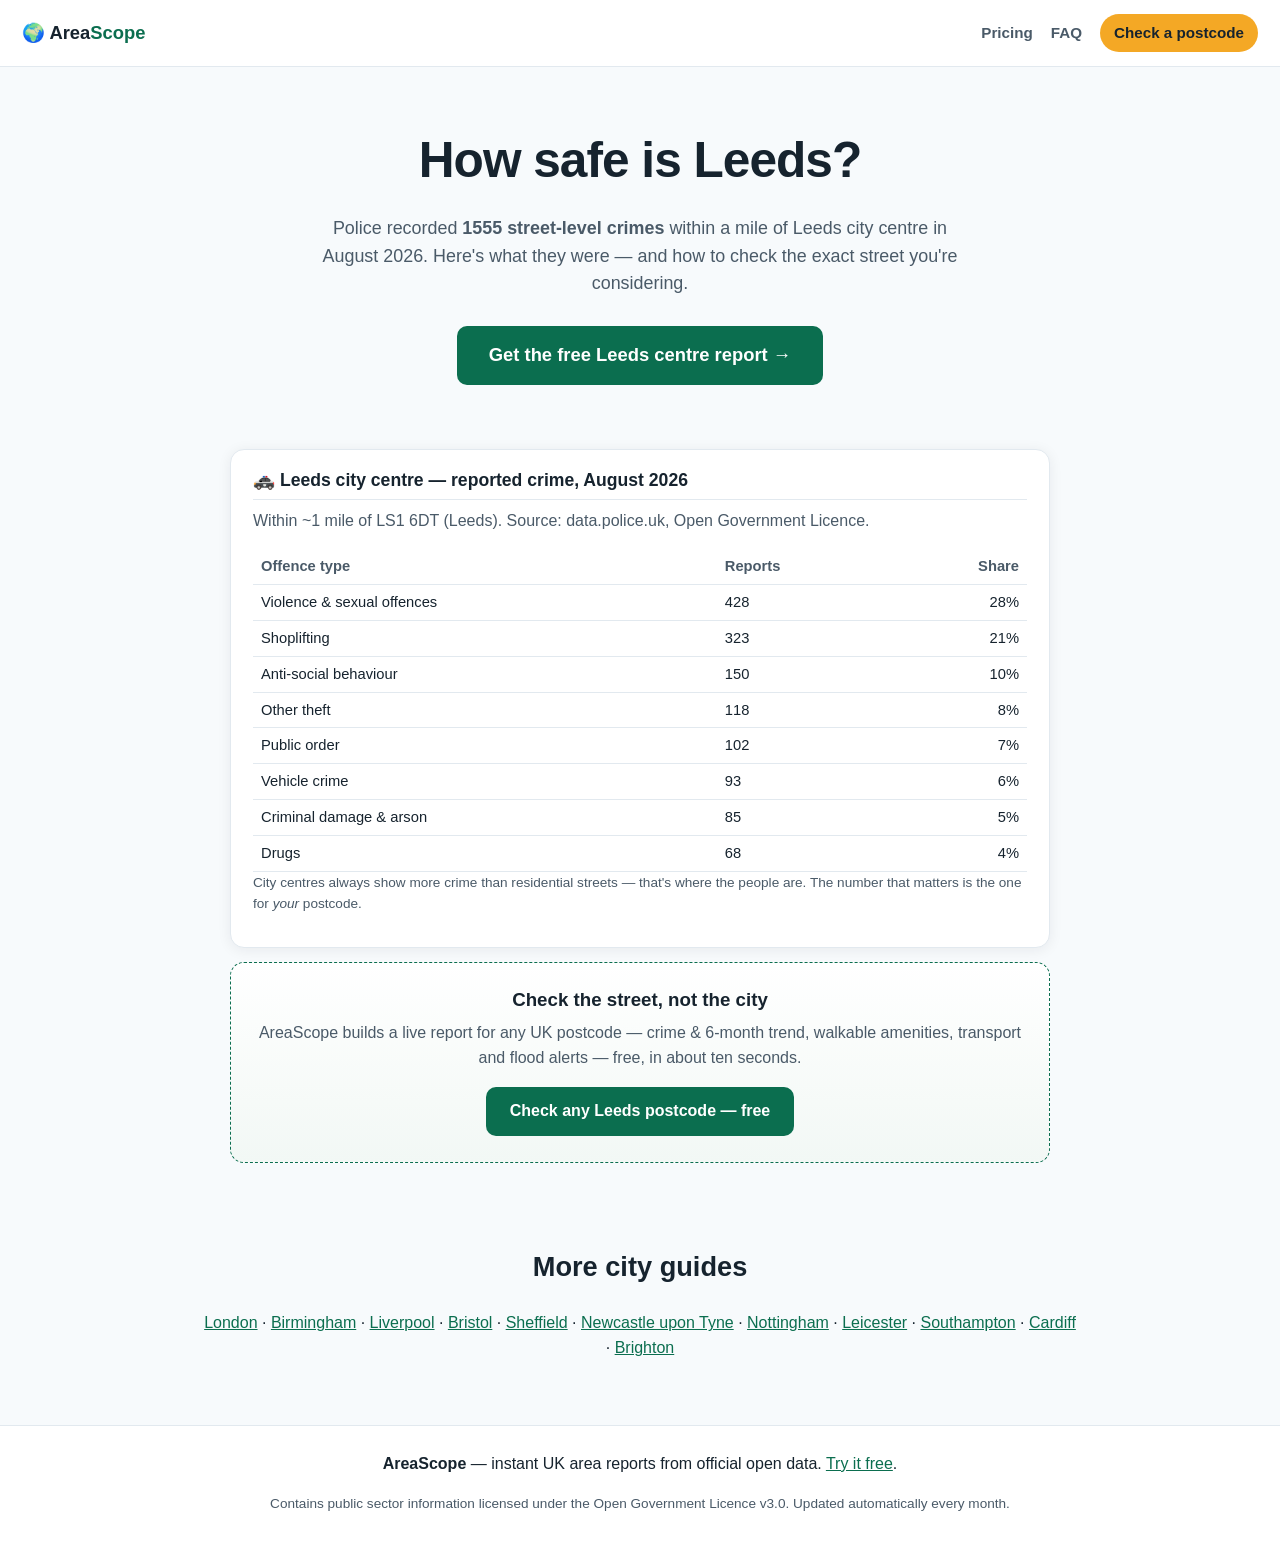
<file: cities/leeds.html>
<!DOCTYPE html>
<html lang="en-GB">
<head>
<meta charset="UTF-8">
<meta name="viewport" content="width=device-width, initial-scale=1.0">
<title>Is Leeds safe? Crime &amp; area report — updated monthly | AreaScope</title>
<meta name="description" content="Leeds city centre recorded 1555 street-level crimes in August 2026. See the breakdown, then run a free AreaScope report on any Leeds postcode: crime, amenities, transport and flood alerts.">
<link rel="canonical" href="https://kennethmacfadyen-globemaker.github.io/areascope/cities/leeds.html">
<link rel="icon" href="../favicon.svg" type="image/svg+xml">
<link rel="stylesheet" href="../style.css">
</head>
<body>
<header class="site-header">
  <a class="brand" href="../">🌍 Area<span>Scope</span></a>
  <nav><a href="../#pricing">Pricing</a><a href="../#faq">FAQ</a><a href="../" class="nav-cta">Check a postcode</a></nav>
</header>
<main>
<section class="hero">
  <h1>How safe is Leeds?</h1>
  <p class="sub">Police recorded <strong>1555 street-level crimes</strong> within a mile of Leeds city centre in August 2026. Here's what they were — and how to check the exact street you're considering.</p>
  <p><a class="btn-primary big" href="../?pc=LS1%206DT">Get the free Leeds centre report →</a></p>
</section>
<section class="report" style="display:block">
  <div class="detail-section">
    <h3>🚓 Leeds city centre — reported crime, August 2026</h3>
    <p class="muted">Within ~1 mile of LS1 6DT (Leeds). Source: data.police.uk, Open Government Licence.</p>
    <table>
      <tr><th>Offence type</th><th>Reports</th><th>Share</th></tr>
      <tr><td>Violence &amp; sexual offences</td><td>428</td><td>28%</td></tr>
      <tr><td>Shoplifting</td><td>323</td><td>21%</td></tr>
      <tr><td>Anti-social behaviour</td><td>150</td><td>10%</td></tr>
      <tr><td>Other theft</td><td>118</td><td>8%</td></tr>
      <tr><td>Public order</td><td>102</td><td>7%</td></tr>
      <tr><td>Vehicle crime</td><td>93</td><td>6%</td></tr>
      <tr><td>Criminal damage &amp; arson</td><td>85</td><td>5%</td></tr>
      <tr><td>Drugs</td><td>68</td><td>4%</td></tr>
    </table>
    <p class="muted small">City centres always show more crime than residential streets — that's where the people are. The number that matters is the one for <em>your</em> postcode.</p>
  </div>
  <div class="detail-lock">
    <h3>Check the street, not the city</h3>
    <p class="muted">AreaScope builds a live report for any UK postcode — crime &amp; 6-month trend, walkable amenities, transport and flood alerts — free, in about ten seconds.</p>
    <a class="btn-primary" href="../">Check any Leeds postcode — free</a>
  </div>
</section>
<section class="faq">
  <h2>More city guides</h2>
  <p style="text-align:center"><a href="london.html">London</a> · <a href="birmingham.html">Birmingham</a> · <a href="liverpool.html">Liverpool</a> · <a href="bristol.html">Bristol</a> · <a href="sheffield.html">Sheffield</a> · <a href="newcastle.html">Newcastle upon Tyne</a> · <a href="nottingham.html">Nottingham</a> · <a href="leicester.html">Leicester</a> · <a href="southampton.html">Southampton</a> · <a href="cardiff.html">Cardiff</a> · <a href="brighton.html">Brighton</a></p>
</section>
</main>
<footer class="site-footer">
  <p><strong>AreaScope</strong> — instant UK area reports from official open data. <a href="../">Try it free</a>.</p>
  <p class="small muted">Contains public sector information licensed under the Open Government Licence v3.0. Updated automatically every month.</p>
</footer>
</body>
</html>
</file>
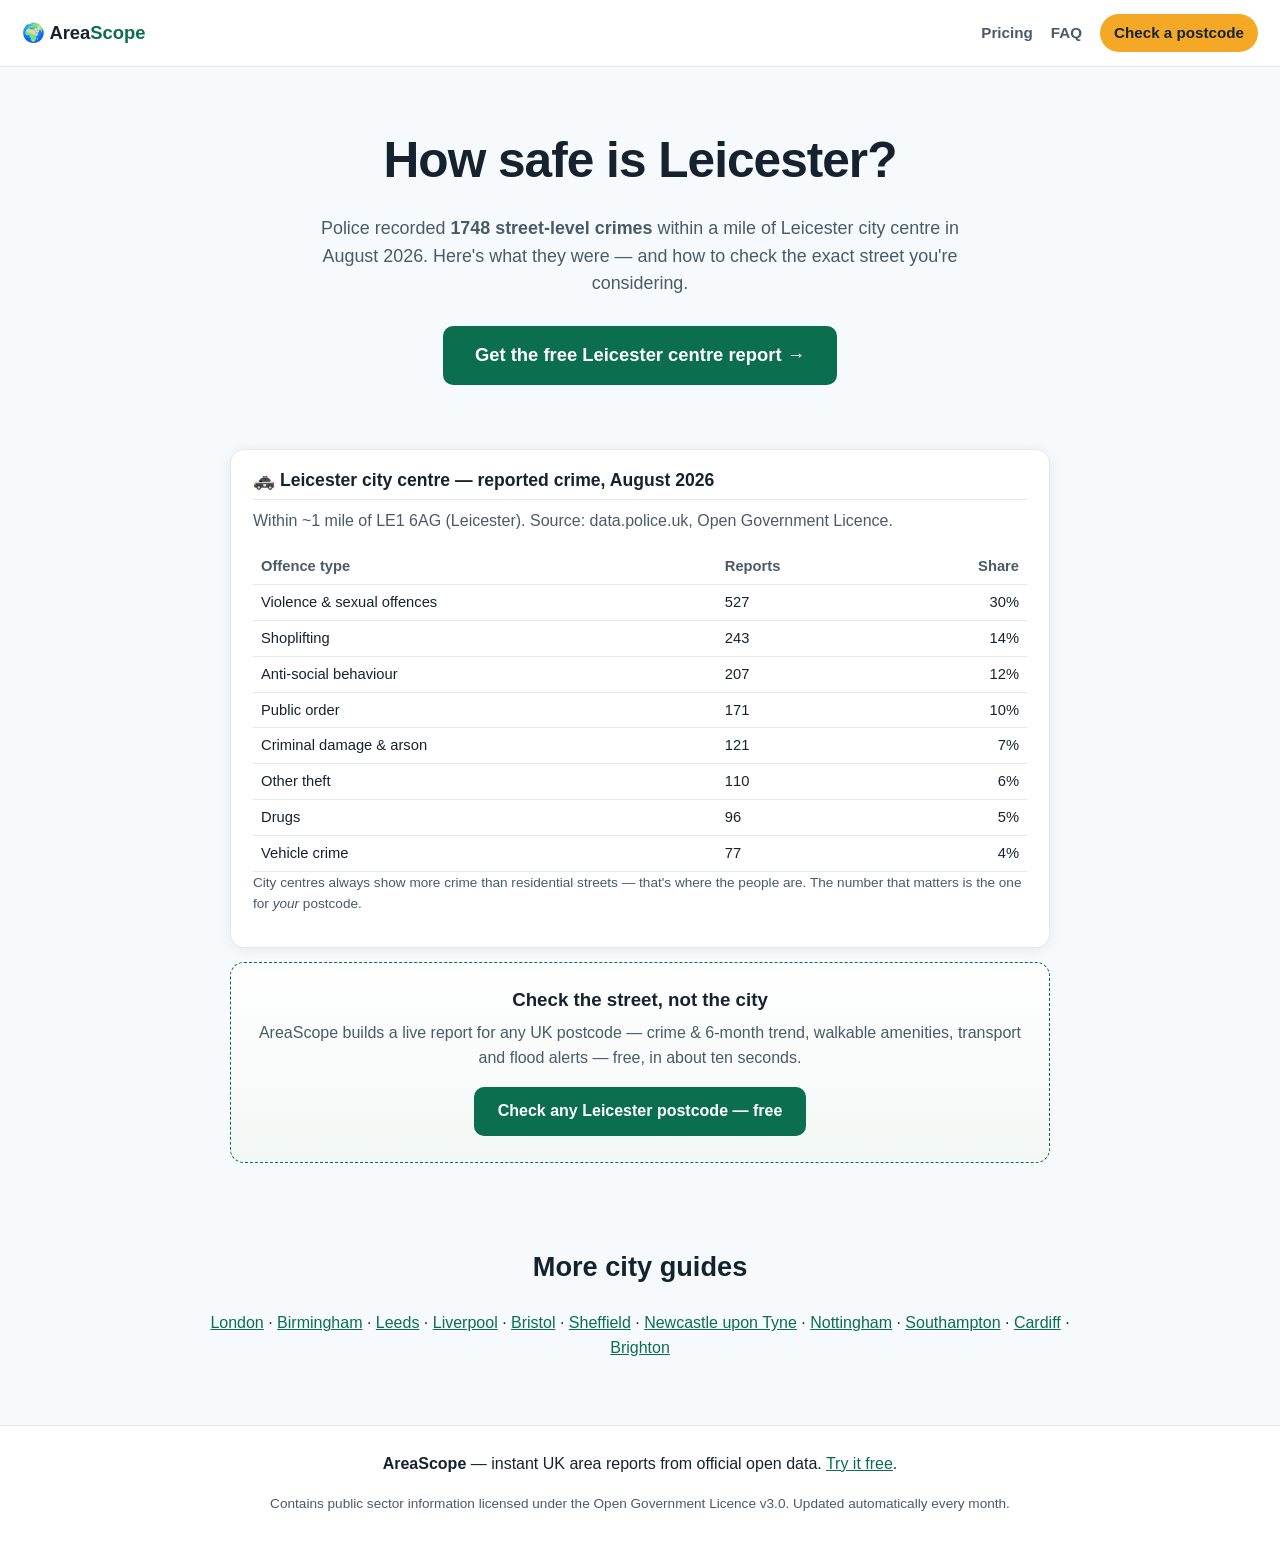
<file: cities/leicester.html>
<!DOCTYPE html>
<html lang="en-GB">
<head>
<meta charset="UTF-8">
<meta name="viewport" content="width=device-width, initial-scale=1.0">
<title>Is Leicester safe? Crime &amp; area report — updated monthly | AreaScope</title>
<meta name="description" content="Leicester city centre recorded 1748 street-level crimes in August 2026. See the breakdown, then run a free AreaScope report on any Leicester postcode: crime, amenities, transport and flood alerts.">
<link rel="canonical" href="https://kennethmacfadyen-globemaker.github.io/areascope/cities/leicester.html">
<link rel="icon" href="../favicon.svg" type="image/svg+xml">
<link rel="stylesheet" href="../style.css">
</head>
<body>
<header class="site-header">
  <a class="brand" href="../">🌍 Area<span>Scope</span></a>
  <nav><a href="../#pricing">Pricing</a><a href="../#faq">FAQ</a><a href="../" class="nav-cta">Check a postcode</a></nav>
</header>
<main>
<section class="hero">
  <h1>How safe is Leicester?</h1>
  <p class="sub">Police recorded <strong>1748 street-level crimes</strong> within a mile of Leicester city centre in August 2026. Here's what they were — and how to check the exact street you're considering.</p>
  <p><a class="btn-primary big" href="../?pc=LE1%206AG">Get the free Leicester centre report →</a></p>
</section>
<section class="report" style="display:block">
  <div class="detail-section">
    <h3>🚓 Leicester city centre — reported crime, August 2026</h3>
    <p class="muted">Within ~1 mile of LE1 6AG (Leicester). Source: data.police.uk, Open Government Licence.</p>
    <table>
      <tr><th>Offence type</th><th>Reports</th><th>Share</th></tr>
      <tr><td>Violence &amp; sexual offences</td><td>527</td><td>30%</td></tr>
      <tr><td>Shoplifting</td><td>243</td><td>14%</td></tr>
      <tr><td>Anti-social behaviour</td><td>207</td><td>12%</td></tr>
      <tr><td>Public order</td><td>171</td><td>10%</td></tr>
      <tr><td>Criminal damage &amp; arson</td><td>121</td><td>7%</td></tr>
      <tr><td>Other theft</td><td>110</td><td>6%</td></tr>
      <tr><td>Drugs</td><td>96</td><td>5%</td></tr>
      <tr><td>Vehicle crime</td><td>77</td><td>4%</td></tr>
    </table>
    <p class="muted small">City centres always show more crime than residential streets — that's where the people are. The number that matters is the one for <em>your</em> postcode.</p>
  </div>
  <div class="detail-lock">
    <h3>Check the street, not the city</h3>
    <p class="muted">AreaScope builds a live report for any UK postcode — crime &amp; 6-month trend, walkable amenities, transport and flood alerts — free, in about ten seconds.</p>
    <a class="btn-primary" href="../">Check any Leicester postcode — free</a>
  </div>
</section>
<section class="faq">
  <h2>More city guides</h2>
  <p style="text-align:center"><a href="london.html">London</a> · <a href="birmingham.html">Birmingham</a> · <a href="leeds.html">Leeds</a> · <a href="liverpool.html">Liverpool</a> · <a href="bristol.html">Bristol</a> · <a href="sheffield.html">Sheffield</a> · <a href="newcastle.html">Newcastle upon Tyne</a> · <a href="nottingham.html">Nottingham</a> · <a href="southampton.html">Southampton</a> · <a href="cardiff.html">Cardiff</a> · <a href="brighton.html">Brighton</a></p>
</section>
</main>
<footer class="site-footer">
  <p><strong>AreaScope</strong> — instant UK area reports from official open data. <a href="../">Try it free</a>.</p>
  <p class="small muted">Contains public sector information licensed under the Open Government Licence v3.0. Updated automatically every month.</p>
</footer>
</body>
</html>
</file>
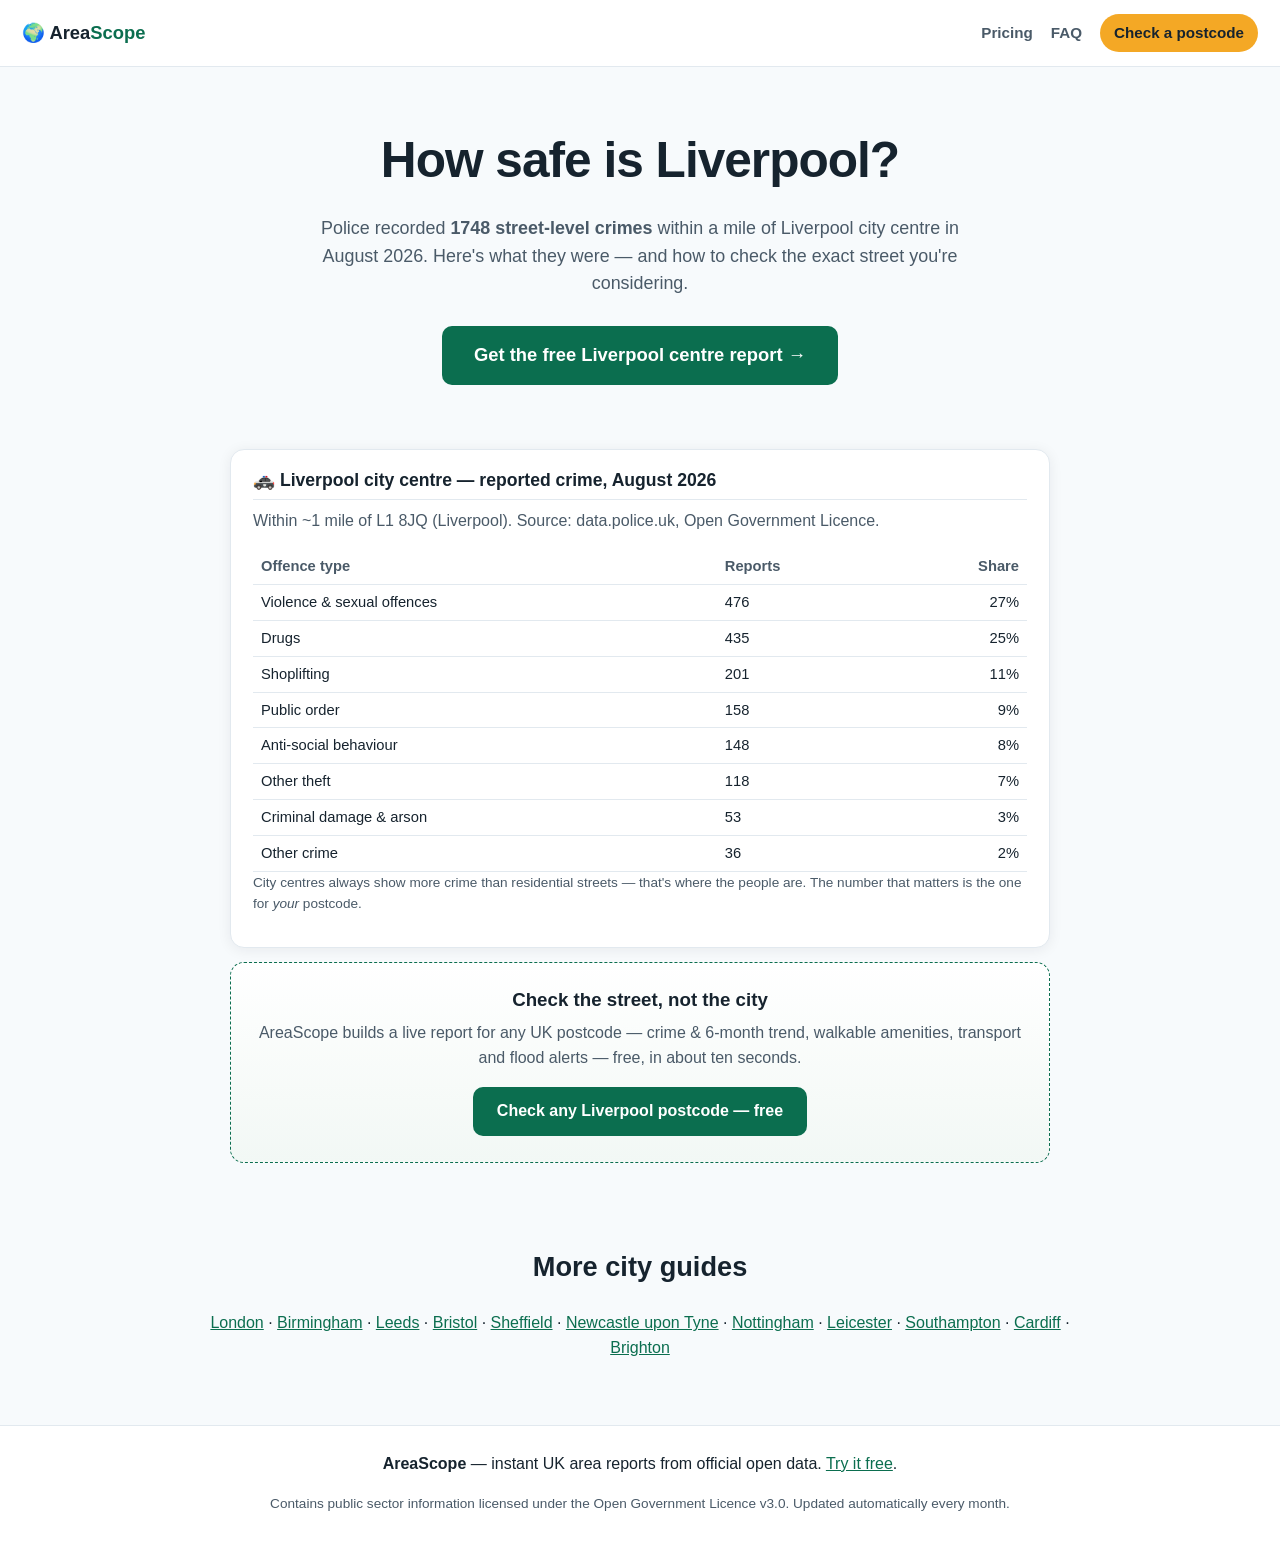
<file: cities/liverpool.html>
<!DOCTYPE html>
<html lang="en-GB">
<head>
<meta charset="UTF-8">
<meta name="viewport" content="width=device-width, initial-scale=1.0">
<title>Is Liverpool safe? Crime &amp; area report — updated monthly | AreaScope</title>
<meta name="description" content="Liverpool city centre recorded 1748 street-level crimes in August 2026. See the breakdown, then run a free AreaScope report on any Liverpool postcode: crime, amenities, transport and flood alerts.">
<link rel="canonical" href="https://kennethmacfadyen-globemaker.github.io/areascope/cities/liverpool.html">
<link rel="icon" href="../favicon.svg" type="image/svg+xml">
<link rel="stylesheet" href="../style.css">
</head>
<body>
<header class="site-header">
  <a class="brand" href="../">🌍 Area<span>Scope</span></a>
  <nav><a href="../#pricing">Pricing</a><a href="../#faq">FAQ</a><a href="../" class="nav-cta">Check a postcode</a></nav>
</header>
<main>
<section class="hero">
  <h1>How safe is Liverpool?</h1>
  <p class="sub">Police recorded <strong>1748 street-level crimes</strong> within a mile of Liverpool city centre in August 2026. Here's what they were — and how to check the exact street you're considering.</p>
  <p><a class="btn-primary big" href="../?pc=L1%208JQ">Get the free Liverpool centre report →</a></p>
</section>
<section class="report" style="display:block">
  <div class="detail-section">
    <h3>🚓 Liverpool city centre — reported crime, August 2026</h3>
    <p class="muted">Within ~1 mile of L1 8JQ (Liverpool). Source: data.police.uk, Open Government Licence.</p>
    <table>
      <tr><th>Offence type</th><th>Reports</th><th>Share</th></tr>
      <tr><td>Violence &amp; sexual offences</td><td>476</td><td>27%</td></tr>
      <tr><td>Drugs</td><td>435</td><td>25%</td></tr>
      <tr><td>Shoplifting</td><td>201</td><td>11%</td></tr>
      <tr><td>Public order</td><td>158</td><td>9%</td></tr>
      <tr><td>Anti-social behaviour</td><td>148</td><td>8%</td></tr>
      <tr><td>Other theft</td><td>118</td><td>7%</td></tr>
      <tr><td>Criminal damage &amp; arson</td><td>53</td><td>3%</td></tr>
      <tr><td>Other crime</td><td>36</td><td>2%</td></tr>
    </table>
    <p class="muted small">City centres always show more crime than residential streets — that's where the people are. The number that matters is the one for <em>your</em> postcode.</p>
  </div>
  <div class="detail-lock">
    <h3>Check the street, not the city</h3>
    <p class="muted">AreaScope builds a live report for any UK postcode — crime &amp; 6-month trend, walkable amenities, transport and flood alerts — free, in about ten seconds.</p>
    <a class="btn-primary" href="../">Check any Liverpool postcode — free</a>
  </div>
</section>
<section class="faq">
  <h2>More city guides</h2>
  <p style="text-align:center"><a href="london.html">London</a> · <a href="birmingham.html">Birmingham</a> · <a href="leeds.html">Leeds</a> · <a href="bristol.html">Bristol</a> · <a href="sheffield.html">Sheffield</a> · <a href="newcastle.html">Newcastle upon Tyne</a> · <a href="nottingham.html">Nottingham</a> · <a href="leicester.html">Leicester</a> · <a href="southampton.html">Southampton</a> · <a href="cardiff.html">Cardiff</a> · <a href="brighton.html">Brighton</a></p>
</section>
</main>
<footer class="site-footer">
  <p><strong>AreaScope</strong> — instant UK area reports from official open data. <a href="../">Try it free</a>.</p>
  <p class="small muted">Contains public sector information licensed under the Open Government Licence v3.0. Updated automatically every month.</p>
</footer>
</body>
</html>
</file>
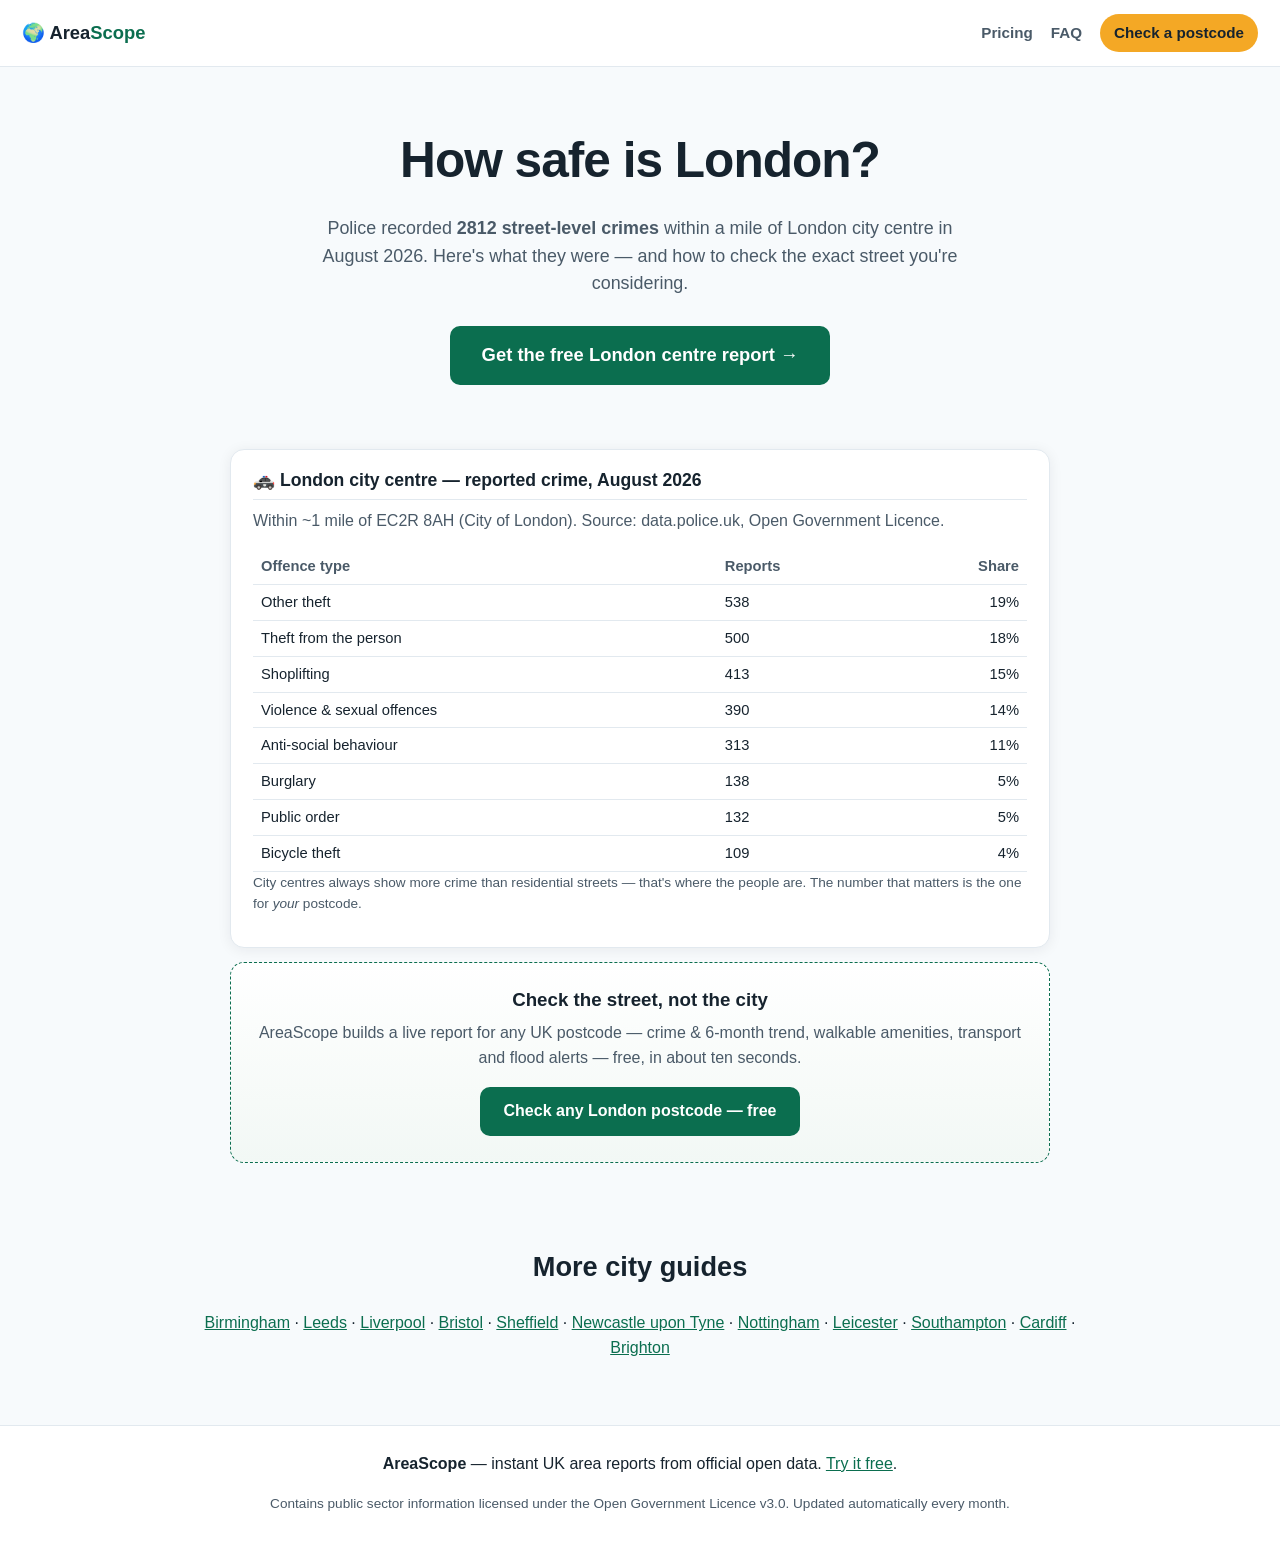
<file: cities/london.html>
<!DOCTYPE html>
<html lang="en-GB">
<head>
<meta charset="UTF-8">
<meta name="viewport" content="width=device-width, initial-scale=1.0">
<title>Is London safe? Crime &amp; area report — updated monthly | AreaScope</title>
<meta name="description" content="London city centre recorded 2812 street-level crimes in August 2026. See the breakdown, then run a free AreaScope report on any London postcode: crime, amenities, transport and flood alerts.">
<link rel="canonical" href="https://kennethmacfadyen-globemaker.github.io/areascope/cities/london.html">
<link rel="icon" href="../favicon.svg" type="image/svg+xml">
<link rel="stylesheet" href="../style.css">
</head>
<body>
<header class="site-header">
  <a class="brand" href="../">🌍 Area<span>Scope</span></a>
  <nav><a href="../#pricing">Pricing</a><a href="../#faq">FAQ</a><a href="../" class="nav-cta">Check a postcode</a></nav>
</header>
<main>
<section class="hero">
  <h1>How safe is London?</h1>
  <p class="sub">Police recorded <strong>2812 street-level crimes</strong> within a mile of London city centre in August 2026. Here's what they were — and how to check the exact street you're considering.</p>
  <p><a class="btn-primary big" href="../?pc=EC2R%208AH">Get the free London centre report →</a></p>
</section>
<section class="report" style="display:block">
  <div class="detail-section">
    <h3>🚓 London city centre — reported crime, August 2026</h3>
    <p class="muted">Within ~1 mile of EC2R 8AH (City of London). Source: data.police.uk, Open Government Licence.</p>
    <table>
      <tr><th>Offence type</th><th>Reports</th><th>Share</th></tr>
      <tr><td>Other theft</td><td>538</td><td>19%</td></tr>
      <tr><td>Theft from the person</td><td>500</td><td>18%</td></tr>
      <tr><td>Shoplifting</td><td>413</td><td>15%</td></tr>
      <tr><td>Violence &amp; sexual offences</td><td>390</td><td>14%</td></tr>
      <tr><td>Anti-social behaviour</td><td>313</td><td>11%</td></tr>
      <tr><td>Burglary</td><td>138</td><td>5%</td></tr>
      <tr><td>Public order</td><td>132</td><td>5%</td></tr>
      <tr><td>Bicycle theft</td><td>109</td><td>4%</td></tr>
    </table>
    <p class="muted small">City centres always show more crime than residential streets — that's where the people are. The number that matters is the one for <em>your</em> postcode.</p>
  </div>
  <div class="detail-lock">
    <h3>Check the street, not the city</h3>
    <p class="muted">AreaScope builds a live report for any UK postcode — crime &amp; 6-month trend, walkable amenities, transport and flood alerts — free, in about ten seconds.</p>
    <a class="btn-primary" href="../">Check any London postcode — free</a>
  </div>
</section>
<section class="faq">
  <h2>More city guides</h2>
  <p style="text-align:center"><a href="birmingham.html">Birmingham</a> · <a href="leeds.html">Leeds</a> · <a href="liverpool.html">Liverpool</a> · <a href="bristol.html">Bristol</a> · <a href="sheffield.html">Sheffield</a> · <a href="newcastle.html">Newcastle upon Tyne</a> · <a href="nottingham.html">Nottingham</a> · <a href="leicester.html">Leicester</a> · <a href="southampton.html">Southampton</a> · <a href="cardiff.html">Cardiff</a> · <a href="brighton.html">Brighton</a></p>
</section>
</main>
<footer class="site-footer">
  <p><strong>AreaScope</strong> — instant UK area reports from official open data. <a href="../">Try it free</a>.</p>
  <p class="small muted">Contains public sector information licensed under the Open Government Licence v3.0. Updated automatically every month.</p>
</footer>
</body>
</html>
</file>
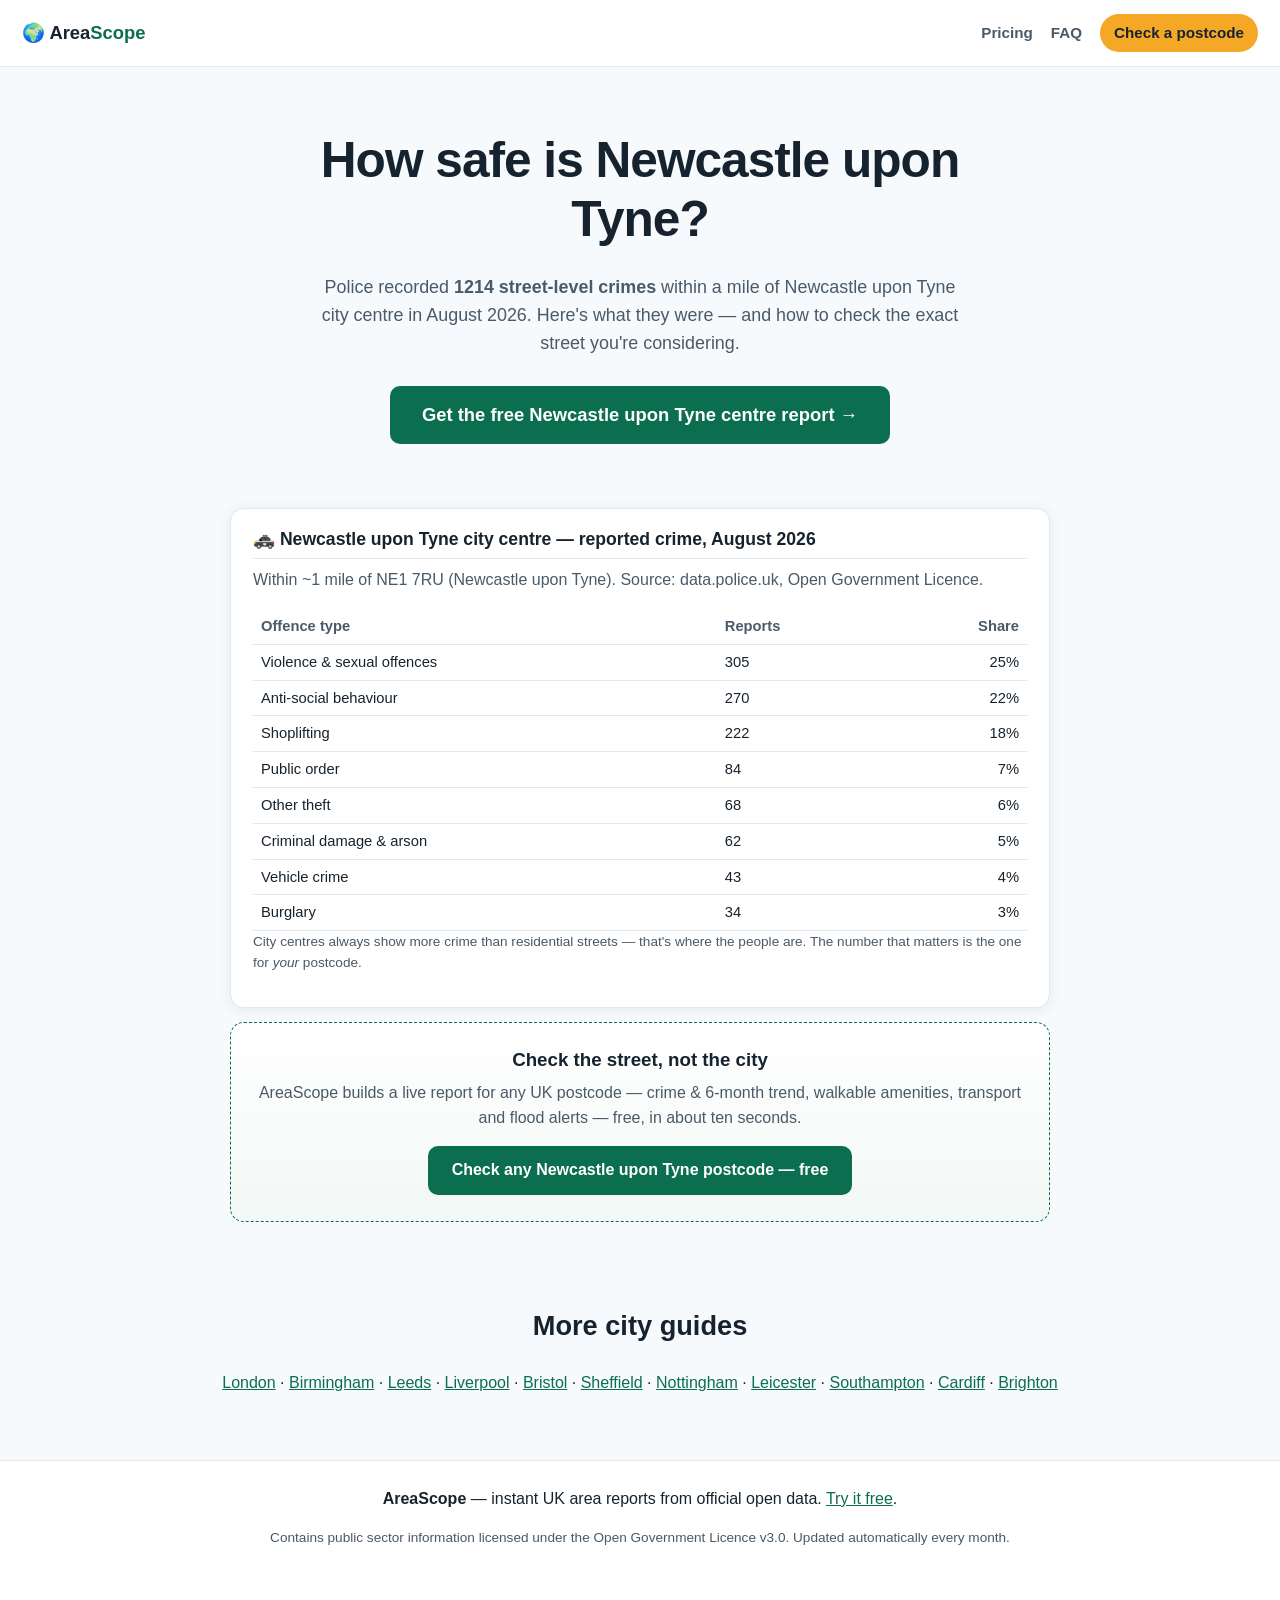
<file: cities/newcastle.html>
<!DOCTYPE html>
<html lang="en-GB">
<head>
<meta charset="UTF-8">
<meta name="viewport" content="width=device-width, initial-scale=1.0">
<title>Is Newcastle upon Tyne safe? Crime &amp; area report — updated monthly | AreaScope</title>
<meta name="description" content="Newcastle upon Tyne city centre recorded 1214 street-level crimes in August 2026. See the breakdown, then run a free AreaScope report on any Newcastle upon Tyne postcode: crime, amenities, transport and flood alerts.">
<link rel="canonical" href="https://kennethmacfadyen-globemaker.github.io/areascope/cities/newcastle.html">
<link rel="icon" href="../favicon.svg" type="image/svg+xml">
<link rel="stylesheet" href="../style.css">
</head>
<body>
<header class="site-header">
  <a class="brand" href="../">🌍 Area<span>Scope</span></a>
  <nav><a href="../#pricing">Pricing</a><a href="../#faq">FAQ</a><a href="../" class="nav-cta">Check a postcode</a></nav>
</header>
<main>
<section class="hero">
  <h1>How safe is Newcastle upon Tyne?</h1>
  <p class="sub">Police recorded <strong>1214 street-level crimes</strong> within a mile of Newcastle upon Tyne city centre in August 2026. Here's what they were — and how to check the exact street you're considering.</p>
  <p><a class="btn-primary big" href="../?pc=NE1%207RU">Get the free Newcastle upon Tyne centre report →</a></p>
</section>
<section class="report" style="display:block">
  <div class="detail-section">
    <h3>🚓 Newcastle upon Tyne city centre — reported crime, August 2026</h3>
    <p class="muted">Within ~1 mile of NE1 7RU (Newcastle upon Tyne). Source: data.police.uk, Open Government Licence.</p>
    <table>
      <tr><th>Offence type</th><th>Reports</th><th>Share</th></tr>
      <tr><td>Violence &amp; sexual offences</td><td>305</td><td>25%</td></tr>
      <tr><td>Anti-social behaviour</td><td>270</td><td>22%</td></tr>
      <tr><td>Shoplifting</td><td>222</td><td>18%</td></tr>
      <tr><td>Public order</td><td>84</td><td>7%</td></tr>
      <tr><td>Other theft</td><td>68</td><td>6%</td></tr>
      <tr><td>Criminal damage &amp; arson</td><td>62</td><td>5%</td></tr>
      <tr><td>Vehicle crime</td><td>43</td><td>4%</td></tr>
      <tr><td>Burglary</td><td>34</td><td>3%</td></tr>
    </table>
    <p class="muted small">City centres always show more crime than residential streets — that's where the people are. The number that matters is the one for <em>your</em> postcode.</p>
  </div>
  <div class="detail-lock">
    <h3>Check the street, not the city</h3>
    <p class="muted">AreaScope builds a live report for any UK postcode — crime &amp; 6-month trend, walkable amenities, transport and flood alerts — free, in about ten seconds.</p>
    <a class="btn-primary" href="../">Check any Newcastle upon Tyne postcode — free</a>
  </div>
</section>
<section class="faq">
  <h2>More city guides</h2>
  <p style="text-align:center"><a href="london.html">London</a> · <a href="birmingham.html">Birmingham</a> · <a href="leeds.html">Leeds</a> · <a href="liverpool.html">Liverpool</a> · <a href="bristol.html">Bristol</a> · <a href="sheffield.html">Sheffield</a> · <a href="nottingham.html">Nottingham</a> · <a href="leicester.html">Leicester</a> · <a href="southampton.html">Southampton</a> · <a href="cardiff.html">Cardiff</a> · <a href="brighton.html">Brighton</a></p>
</section>
</main>
<footer class="site-footer">
  <p><strong>AreaScope</strong> — instant UK area reports from official open data. <a href="../">Try it free</a>.</p>
  <p class="small muted">Contains public sector information licensed under the Open Government Licence v3.0. Updated automatically every month.</p>
</footer>
</body>
</html>
</file>
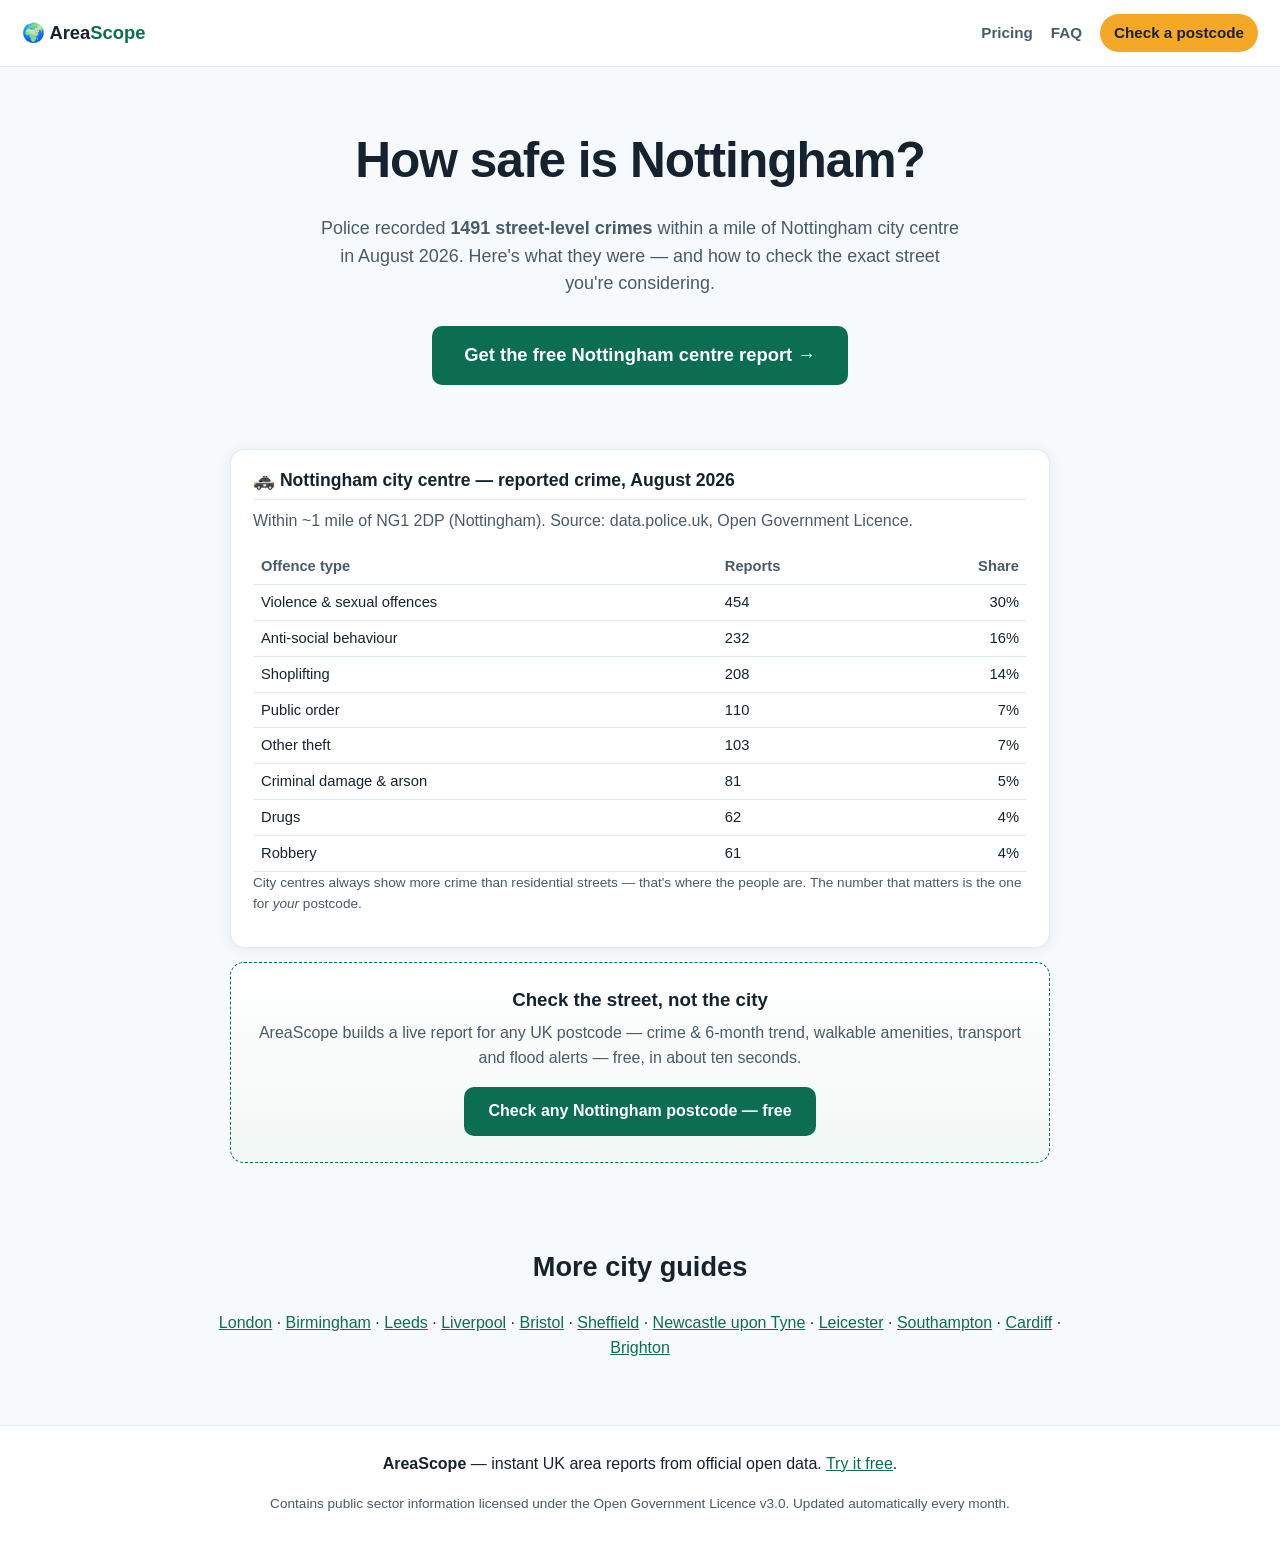
<file: cities/nottingham.html>
<!DOCTYPE html>
<html lang="en-GB">
<head>
<meta charset="UTF-8">
<meta name="viewport" content="width=device-width, initial-scale=1.0">
<title>Is Nottingham safe? Crime &amp; area report — updated monthly | AreaScope</title>
<meta name="description" content="Nottingham city centre recorded 1491 street-level crimes in August 2026. See the breakdown, then run a free AreaScope report on any Nottingham postcode: crime, amenities, transport and flood alerts.">
<link rel="canonical" href="https://kennethmacfadyen-globemaker.github.io/areascope/cities/nottingham.html">
<link rel="icon" href="../favicon.svg" type="image/svg+xml">
<link rel="stylesheet" href="../style.css">
</head>
<body>
<header class="site-header">
  <a class="brand" href="../">🌍 Area<span>Scope</span></a>
  <nav><a href="../#pricing">Pricing</a><a href="../#faq">FAQ</a><a href="../" class="nav-cta">Check a postcode</a></nav>
</header>
<main>
<section class="hero">
  <h1>How safe is Nottingham?</h1>
  <p class="sub">Police recorded <strong>1491 street-level crimes</strong> within a mile of Nottingham city centre in August 2026. Here's what they were — and how to check the exact street you're considering.</p>
  <p><a class="btn-primary big" href="../?pc=NG1%202DP">Get the free Nottingham centre report →</a></p>
</section>
<section class="report" style="display:block">
  <div class="detail-section">
    <h3>🚓 Nottingham city centre — reported crime, August 2026</h3>
    <p class="muted">Within ~1 mile of NG1 2DP (Nottingham). Source: data.police.uk, Open Government Licence.</p>
    <table>
      <tr><th>Offence type</th><th>Reports</th><th>Share</th></tr>
      <tr><td>Violence &amp; sexual offences</td><td>454</td><td>30%</td></tr>
      <tr><td>Anti-social behaviour</td><td>232</td><td>16%</td></tr>
      <tr><td>Shoplifting</td><td>208</td><td>14%</td></tr>
      <tr><td>Public order</td><td>110</td><td>7%</td></tr>
      <tr><td>Other theft</td><td>103</td><td>7%</td></tr>
      <tr><td>Criminal damage &amp; arson</td><td>81</td><td>5%</td></tr>
      <tr><td>Drugs</td><td>62</td><td>4%</td></tr>
      <tr><td>Robbery</td><td>61</td><td>4%</td></tr>
    </table>
    <p class="muted small">City centres always show more crime than residential streets — that's where the people are. The number that matters is the one for <em>your</em> postcode.</p>
  </div>
  <div class="detail-lock">
    <h3>Check the street, not the city</h3>
    <p class="muted">AreaScope builds a live report for any UK postcode — crime &amp; 6-month trend, walkable amenities, transport and flood alerts — free, in about ten seconds.</p>
    <a class="btn-primary" href="../">Check any Nottingham postcode — free</a>
  </div>
</section>
<section class="faq">
  <h2>More city guides</h2>
  <p style="text-align:center"><a href="london.html">London</a> · <a href="birmingham.html">Birmingham</a> · <a href="leeds.html">Leeds</a> · <a href="liverpool.html">Liverpool</a> · <a href="bristol.html">Bristol</a> · <a href="sheffield.html">Sheffield</a> · <a href="newcastle.html">Newcastle upon Tyne</a> · <a href="leicester.html">Leicester</a> · <a href="southampton.html">Southampton</a> · <a href="cardiff.html">Cardiff</a> · <a href="brighton.html">Brighton</a></p>
</section>
</main>
<footer class="site-footer">
  <p><strong>AreaScope</strong> — instant UK area reports from official open data. <a href="../">Try it free</a>.</p>
  <p class="small muted">Contains public sector information licensed under the Open Government Licence v3.0. Updated automatically every month.</p>
</footer>
</body>
</html>
</file>
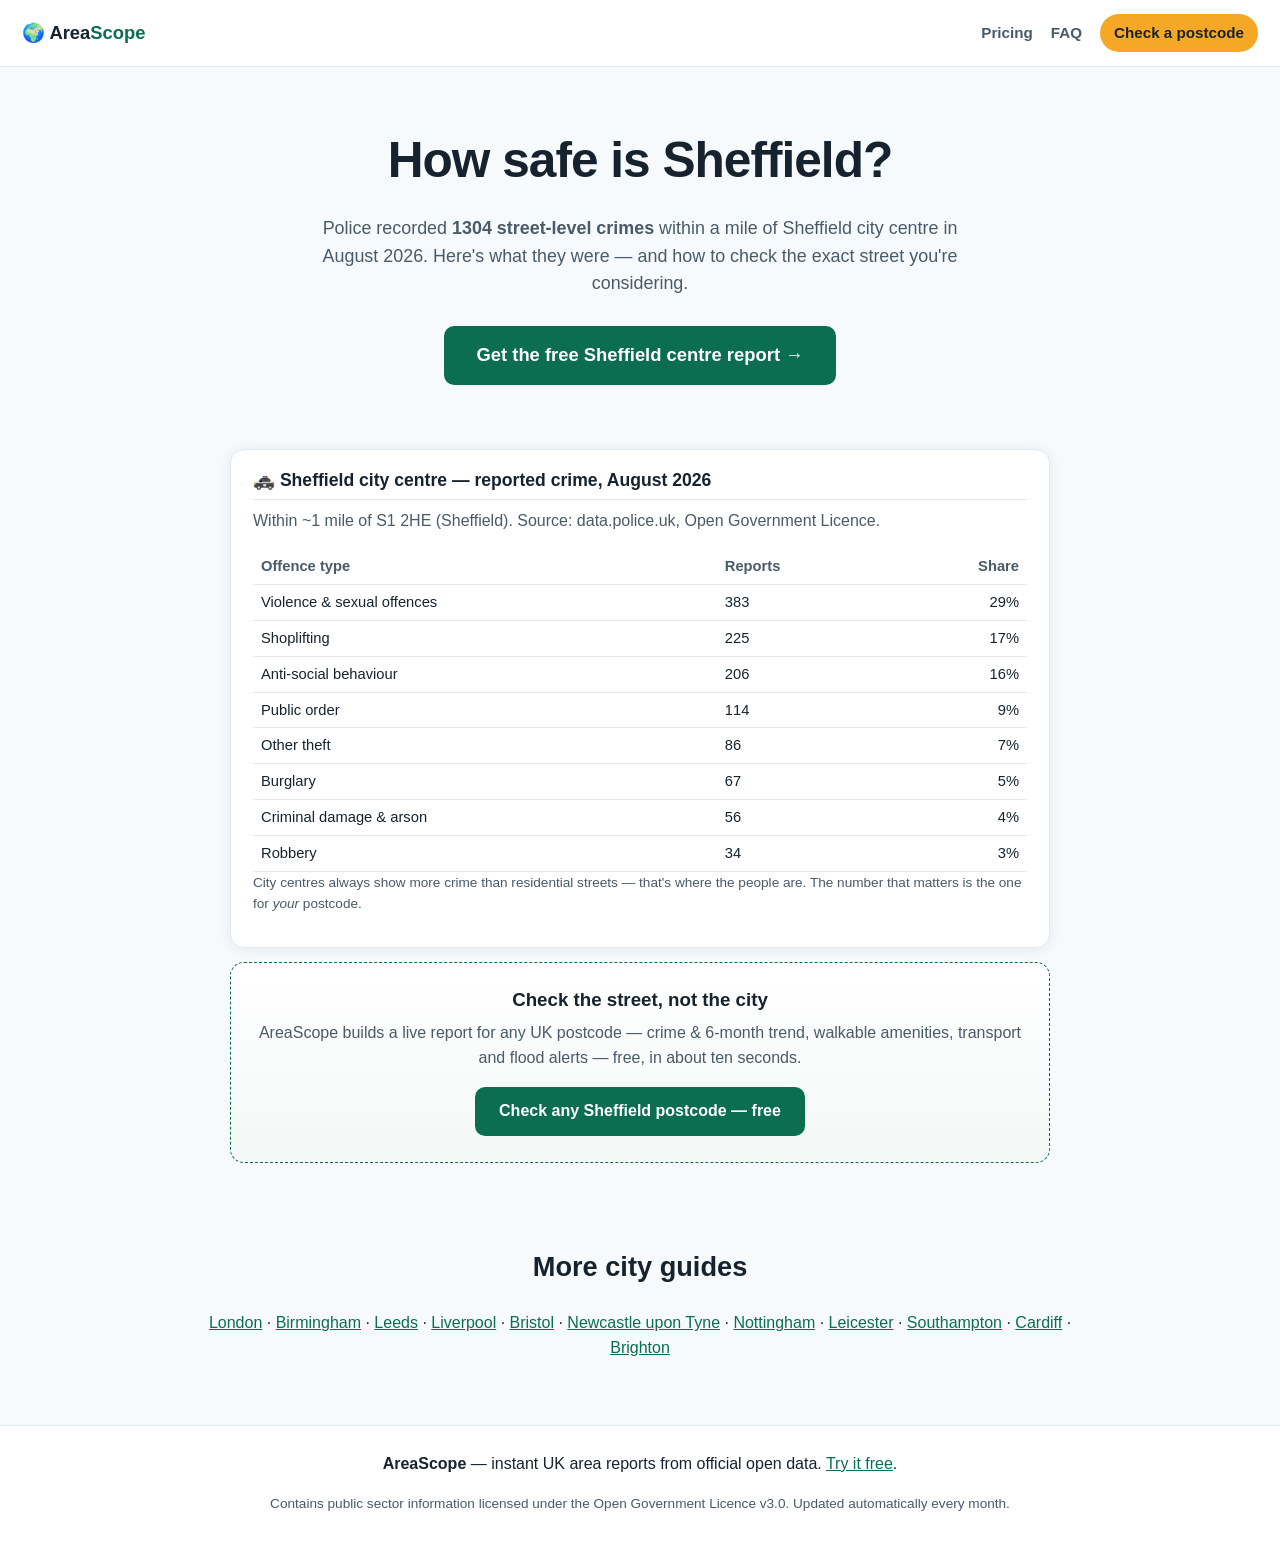
<file: cities/sheffield.html>
<!DOCTYPE html>
<html lang="en-GB">
<head>
<meta charset="UTF-8">
<meta name="viewport" content="width=device-width, initial-scale=1.0">
<title>Is Sheffield safe? Crime &amp; area report — updated monthly | AreaScope</title>
<meta name="description" content="Sheffield city centre recorded 1304 street-level crimes in August 2026. See the breakdown, then run a free AreaScope report on any Sheffield postcode: crime, amenities, transport and flood alerts.">
<link rel="canonical" href="https://kennethmacfadyen-globemaker.github.io/areascope/cities/sheffield.html">
<link rel="icon" href="../favicon.svg" type="image/svg+xml">
<link rel="stylesheet" href="../style.css">
</head>
<body>
<header class="site-header">
  <a class="brand" href="../">🌍 Area<span>Scope</span></a>
  <nav><a href="../#pricing">Pricing</a><a href="../#faq">FAQ</a><a href="../" class="nav-cta">Check a postcode</a></nav>
</header>
<main>
<section class="hero">
  <h1>How safe is Sheffield?</h1>
  <p class="sub">Police recorded <strong>1304 street-level crimes</strong> within a mile of Sheffield city centre in August 2026. Here's what they were — and how to check the exact street you're considering.</p>
  <p><a class="btn-primary big" href="../?pc=S1%202HE">Get the free Sheffield centre report →</a></p>
</section>
<section class="report" style="display:block">
  <div class="detail-section">
    <h3>🚓 Sheffield city centre — reported crime, August 2026</h3>
    <p class="muted">Within ~1 mile of S1 2HE (Sheffield). Source: data.police.uk, Open Government Licence.</p>
    <table>
      <tr><th>Offence type</th><th>Reports</th><th>Share</th></tr>
      <tr><td>Violence &amp; sexual offences</td><td>383</td><td>29%</td></tr>
      <tr><td>Shoplifting</td><td>225</td><td>17%</td></tr>
      <tr><td>Anti-social behaviour</td><td>206</td><td>16%</td></tr>
      <tr><td>Public order</td><td>114</td><td>9%</td></tr>
      <tr><td>Other theft</td><td>86</td><td>7%</td></tr>
      <tr><td>Burglary</td><td>67</td><td>5%</td></tr>
      <tr><td>Criminal damage &amp; arson</td><td>56</td><td>4%</td></tr>
      <tr><td>Robbery</td><td>34</td><td>3%</td></tr>
    </table>
    <p class="muted small">City centres always show more crime than residential streets — that's where the people are. The number that matters is the one for <em>your</em> postcode.</p>
  </div>
  <div class="detail-lock">
    <h3>Check the street, not the city</h3>
    <p class="muted">AreaScope builds a live report for any UK postcode — crime &amp; 6-month trend, walkable amenities, transport and flood alerts — free, in about ten seconds.</p>
    <a class="btn-primary" href="../">Check any Sheffield postcode — free</a>
  </div>
</section>
<section class="faq">
  <h2>More city guides</h2>
  <p style="text-align:center"><a href="london.html">London</a> · <a href="birmingham.html">Birmingham</a> · <a href="leeds.html">Leeds</a> · <a href="liverpool.html">Liverpool</a> · <a href="bristol.html">Bristol</a> · <a href="newcastle.html">Newcastle upon Tyne</a> · <a href="nottingham.html">Nottingham</a> · <a href="leicester.html">Leicester</a> · <a href="southampton.html">Southampton</a> · <a href="cardiff.html">Cardiff</a> · <a href="brighton.html">Brighton</a></p>
</section>
</main>
<footer class="site-footer">
  <p><strong>AreaScope</strong> — instant UK area reports from official open data. <a href="../">Try it free</a>.</p>
  <p class="small muted">Contains public sector information licensed under the Open Government Licence v3.0. Updated automatically every month.</p>
</footer>
</body>
</html>
</file>
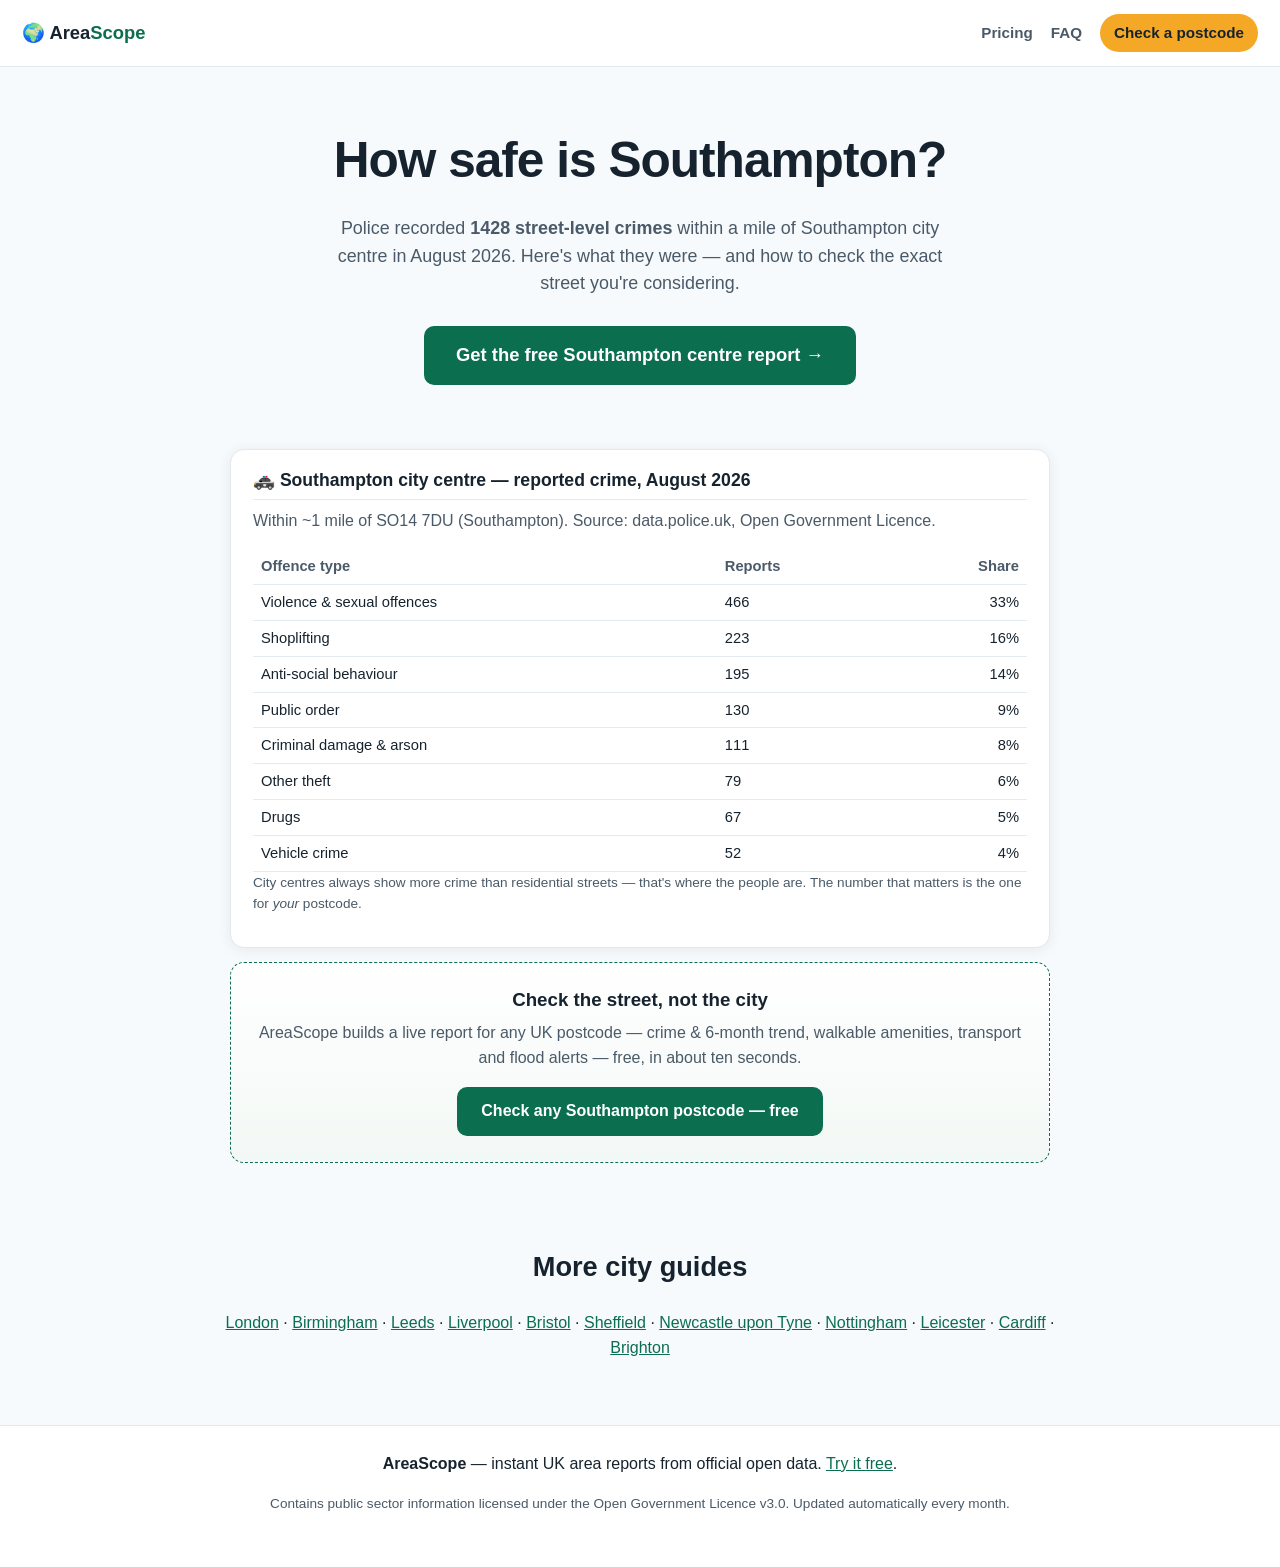
<file: cities/southampton.html>
<!DOCTYPE html>
<html lang="en-GB">
<head>
<meta charset="UTF-8">
<meta name="viewport" content="width=device-width, initial-scale=1.0">
<title>Is Southampton safe? Crime &amp; area report — updated monthly | AreaScope</title>
<meta name="description" content="Southampton city centre recorded 1428 street-level crimes in August 2026. See the breakdown, then run a free AreaScope report on any Southampton postcode: crime, amenities, transport and flood alerts.">
<link rel="canonical" href="https://kennethmacfadyen-globemaker.github.io/areascope/cities/southampton.html">
<link rel="icon" href="../favicon.svg" type="image/svg+xml">
<link rel="stylesheet" href="../style.css">
</head>
<body>
<header class="site-header">
  <a class="brand" href="../">🌍 Area<span>Scope</span></a>
  <nav><a href="../#pricing">Pricing</a><a href="../#faq">FAQ</a><a href="../" class="nav-cta">Check a postcode</a></nav>
</header>
<main>
<section class="hero">
  <h1>How safe is Southampton?</h1>
  <p class="sub">Police recorded <strong>1428 street-level crimes</strong> within a mile of Southampton city centre in August 2026. Here's what they were — and how to check the exact street you're considering.</p>
  <p><a class="btn-primary big" href="../?pc=SO14%207DU">Get the free Southampton centre report →</a></p>
</section>
<section class="report" style="display:block">
  <div class="detail-section">
    <h3>🚓 Southampton city centre — reported crime, August 2026</h3>
    <p class="muted">Within ~1 mile of SO14 7DU (Southampton). Source: data.police.uk, Open Government Licence.</p>
    <table>
      <tr><th>Offence type</th><th>Reports</th><th>Share</th></tr>
      <tr><td>Violence &amp; sexual offences</td><td>466</td><td>33%</td></tr>
      <tr><td>Shoplifting</td><td>223</td><td>16%</td></tr>
      <tr><td>Anti-social behaviour</td><td>195</td><td>14%</td></tr>
      <tr><td>Public order</td><td>130</td><td>9%</td></tr>
      <tr><td>Criminal damage &amp; arson</td><td>111</td><td>8%</td></tr>
      <tr><td>Other theft</td><td>79</td><td>6%</td></tr>
      <tr><td>Drugs</td><td>67</td><td>5%</td></tr>
      <tr><td>Vehicle crime</td><td>52</td><td>4%</td></tr>
    </table>
    <p class="muted small">City centres always show more crime than residential streets — that's where the people are. The number that matters is the one for <em>your</em> postcode.</p>
  </div>
  <div class="detail-lock">
    <h3>Check the street, not the city</h3>
    <p class="muted">AreaScope builds a live report for any UK postcode — crime &amp; 6-month trend, walkable amenities, transport and flood alerts — free, in about ten seconds.</p>
    <a class="btn-primary" href="../">Check any Southampton postcode — free</a>
  </div>
</section>
<section class="faq">
  <h2>More city guides</h2>
  <p style="text-align:center"><a href="london.html">London</a> · <a href="birmingham.html">Birmingham</a> · <a href="leeds.html">Leeds</a> · <a href="liverpool.html">Liverpool</a> · <a href="bristol.html">Bristol</a> · <a href="sheffield.html">Sheffield</a> · <a href="newcastle.html">Newcastle upon Tyne</a> · <a href="nottingham.html">Nottingham</a> · <a href="leicester.html">Leicester</a> · <a href="cardiff.html">Cardiff</a> · <a href="brighton.html">Brighton</a></p>
</section>
</main>
<footer class="site-footer">
  <p><strong>AreaScope</strong> — instant UK area reports from official open data. <a href="../">Try it free</a>.</p>
  <p class="small muted">Contains public sector information licensed under the Open Government Licence v3.0. Updated automatically every month.</p>
</footer>
</body>
</html>
</file>
<file: style.css>
/* AreaScope — zero-dependency styles */
:root {
  --ink: #16232e;
  --ink-soft: #4a5a68;
  --bg: #f7fafc;
  --card: #ffffff;
  --brand: #0b6e4f;
  --brand-dark: #095c42;
  --accent: #f4a825;
  --line: #e2e9ef;
  --good: #0b6e4f;
  --ok: #b58a00;
  --bad: #b3372e;
  --radius: 14px;
  --shadow: 0 2px 14px rgba(22, 35, 46, .07);
}
* { box-sizing: border-box; }
html { scroll-behavior: smooth; }
body {
  margin: 0;
  font-family: -apple-system, BlinkMacSystemFont, "Segoe UI", Roboto, Helvetica, Arial, sans-serif;
  color: var(--ink);
  background: var(--bg);
  line-height: 1.55;
}
h1, h2, h3 { line-height: 1.2; margin: 0 0 .5em; }
p { margin: 0 0 1em; }
a { color: var(--brand); }
.muted { color: var(--ink-soft); }
.small { font-size: .85rem; }

/* Header */
.site-header {
  display: flex; justify-content: space-between; align-items: center;
  padding: 14px 22px; background: var(--card); border-bottom: 1px solid var(--line);
  position: sticky; top: 0; z-index: 50;
}
.brand { font-weight: 800; font-size: 1.15rem; text-decoration: none; color: var(--ink); }
.brand span { color: var(--brand); }
.site-header nav { display: flex; gap: 18px; align-items: center; }
.site-header nav a { text-decoration: none; color: var(--ink-soft); font-weight: 600; font-size: .95rem; }
.site-header nav a:hover { color: var(--brand); }
.nav-cta { background: var(--accent); color: var(--ink) !important; padding: 7px 14px; border-radius: 999px; }

/* Hero */
.hero { max-width: 780px; margin: 0 auto; padding: 64px 20px 48px; text-align: center; }
.hero h1 { font-size: clamp(2rem, 5.4vw, 3.1rem); font-weight: 850; letter-spacing: -.02em; }
.hero h1 em { font-style: normal; color: var(--brand); }
.hero .sub { font-size: 1.12rem; color: var(--ink-soft); max-width: 640px; margin: 0 auto 28px; }
.search { position: relative; max-width: 560px; margin: 0 auto; }
.search-box {
  display: flex; gap: 8px; background: var(--card); padding: 8px;
  border-radius: var(--radius); box-shadow: var(--shadow); border: 1px solid var(--line);
}
#postcode-input {
  flex: 1; border: none; outline: none; font-size: 1.1rem; padding: 10px 12px;
  border-radius: 8px; background: transparent; min-width: 0; text-transform: uppercase;
}
#search-btn {
  background: var(--brand); color: #fff; border: none; font-size: 1rem; font-weight: 700;
  padding: 12px 22px; border-radius: 10px; cursor: pointer; white-space: nowrap;
}
#search-btn:hover { background: var(--brand-dark); }
#search-btn:disabled { opacity: .6; cursor: wait; }
.autocomplete {
  position: absolute; left: 0; right: 0; top: calc(100% + 4px); z-index: 40;
  background: var(--card); border: 1px solid var(--line); border-radius: 10px;
  box-shadow: var(--shadow); list-style: none; margin: 0; padding: 4px; text-align: left;
  max-height: 240px; overflow-y: auto;
}
.autocomplete li { padding: 9px 12px; border-radius: 7px; cursor: pointer; font-weight: 600; }
.autocomplete li:hover, .autocomplete li.active { background: #eef6f2; color: var(--brand); }
.reassure { margin-top: 12px; font-size: .85rem; color: var(--ink-soft); }
.trustline { margin-top: 26px; font-size: .85rem; color: var(--ink-soft); }
.trustline strong { color: var(--ink); }

/* Report */
.report { max-width: 860px; margin: 0 auto 40px; padding: 0 20px; }
.report-status {
  background: var(--card); border: 1px solid var(--line); border-radius: var(--radius);
  padding: 22px; text-align: center; font-weight: 600; box-shadow: var(--shadow);
}
.report-status.error { color: var(--bad); }
.spinner {
  display: inline-block; width: 18px; height: 18px; border: 3px solid var(--line);
  border-top-color: var(--brand); border-radius: 50%; vertical-align: -4px; margin-right: 10px;
  animation: spin .8s linear infinite;
}
@keyframes spin { to { transform: rotate(360deg); } }
.report-head {
  display: flex; justify-content: space-between; align-items: center; gap: 18px;
  background: var(--card); border: 1px solid var(--line); border-radius: var(--radius);
  padding: 22px; box-shadow: var(--shadow); margin-bottom: 14px; flex-wrap: wrap;
}
.report-head h2 { margin: 0; font-size: 1.5rem; }
.score-dial { width: 120px; flex: none; }
.score-dial svg { display: block; width: 100%; }
.flood-banner {
  border-radius: var(--radius); padding: 14px 18px; margin-bottom: 14px; font-weight: 600;
  background: #fdeeea; border: 1px solid #f2c4bd; color: var(--bad);
}
.flood-banner.ok { background: #ecf6f1; border-color: #cde5da; color: var(--good); }

.cat-grid { display: grid; grid-template-columns: repeat(auto-fit, minmax(240px, 1fr)); gap: 14px; margin-bottom: 14px; }
.cat-card {
  background: var(--card); border: 1px solid var(--line); border-radius: var(--radius);
  padding: 16px 18px; box-shadow: var(--shadow);
}
.cat-card h3 { font-size: .95rem; margin-bottom: 6px; display: flex; justify-content: space-between; }
.cat-card .cat-score { font-weight: 800; }
.cat-bar { height: 8px; border-radius: 999px; background: #edf1f5; overflow: hidden; margin-bottom: 8px; }
.cat-bar i { display: block; height: 100%; border-radius: 999px; }
.cat-card p { margin: 0; font-size: .88rem; color: var(--ink-soft); }
.s-good { color: var(--good); } .s-ok { color: var(--ok); } .s-bad { color: var(--bad); }
.b-good { background: var(--good); } .b-ok { background: var(--accent); } .b-bad { background: var(--bad); }

/* Lock */
.detail-lock {
  background: linear-gradient(180deg, #ffffff, #f2f8f5); border: 1px dashed var(--brand);
  border-radius: var(--radius); padding: 26px; text-align: center;
}
.lock-list { list-style: none; padding: 0; margin: 0 auto 18px; max-width: 420px; text-align: left; }
.lock-list li { padding: 4px 0; font-weight: 600; color: var(--ink-soft); }

/* Full detail */
.detail-section {
  background: var(--card); border: 1px solid var(--line); border-radius: var(--radius);
  padding: 20px 22px; box-shadow: var(--shadow); margin-bottom: 14px;
}
.detail-section h3 { font-size: 1.1rem; border-bottom: 1px solid var(--line); padding-bottom: 8px; }
.detail-section table { width: 100%; border-collapse: collapse; font-size: .92rem; }
.detail-section td, .detail-section th { padding: 6px 8px; text-align: left; border-bottom: 1px solid var(--line); }
.detail-section th { color: var(--ink-soft); font-weight: 600; }
.detail-section td:last-child, .detail-section th:last-child { text-align: right; }
.sparkline { margin: 10px 0; }
.report-actions { display: flex; gap: 12px; justify-content: center; flex-wrap: wrap; margin: 8px 0 20px; }

/* Buttons */
.btn-primary, .btn-secondary {
  display: inline-block; border-radius: 10px; padding: 12px 24px; font-size: 1rem;
  font-weight: 700; cursor: pointer; text-decoration: none; text-align: center; border: none;
}
.btn-primary { background: var(--brand); color: #fff; }
.btn-primary:hover { background: var(--brand-dark); }
.btn-primary.big { font-size: 1.15rem; padding: 15px 32px; }
.btn-secondary { background: var(--card); color: var(--brand); border: 2px solid var(--brand); }
.btn-secondary:hover { background: #eef6f2; }

/* Sections */
.how, .who, .pricing, .faq { max-width: 920px; margin: 0 auto; padding: 48px 20px; }
.how h2, .who h2, .pricing h2, .faq h2 { text-align: center; font-size: 1.7rem; margin-bottom: 28px; }
.how-grid, .who-grid { display: grid; grid-template-columns: repeat(auto-fit, minmax(200px, 1fr)); gap: 16px; }
.how-card, .who-card {
  background: var(--card); border: 1px solid var(--line); border-radius: var(--radius);
  padding: 20px; box-shadow: var(--shadow);
}
.how-emoji { font-size: 1.6rem; }
.how-card h3, .who-card h3 { font-size: 1.02rem; margin: 8px 0 6px; }
.how-card p, .who-card p { font-size: .9rem; color: var(--ink-soft); margin: 0; }
.how-note { text-align: center; color: var(--ink-soft); font-size: .9rem; margin-top: 22px; }

/* Pricing */
.price-grid { display: grid; grid-template-columns: repeat(auto-fit, minmax(260px, 1fr)); gap: 18px; max-width: 720px; margin: 0 auto; }
.price-card {
  background: var(--card); border: 1px solid var(--line); border-radius: var(--radius);
  padding: 26px; box-shadow: var(--shadow); text-align: center; position: relative;
}
.price-card.featured { border: 2px solid var(--brand); }
.price-card .badge {
  position: absolute; top: -12px; left: 50%; transform: translateX(-50%);
  background: var(--accent); font-size: .75rem; font-weight: 800; padding: 3px 12px; border-radius: 999px;
}
.price { font-size: 2.2rem; font-weight: 850; margin: 4px 0 14px; }
.price span { font-size: .9rem; font-weight: 600; color: var(--ink-soft); }
.price-card ul { list-style: none; padding: 0; margin: 0 0 20px; text-align: left; }
.price-card li { padding: 5px 0; font-size: .93rem; }

/* FAQ */
.faq details {
  background: var(--card); border: 1px solid var(--line); border-radius: 10px;
  padding: 14px 18px; margin-bottom: 10px;
}
.faq summary { font-weight: 700; cursor: pointer; }
.faq details p { margin: 10px 0 0; color: var(--ink-soft); }

/* Final CTA */
.final-cta { text-align: center; padding: 56px 20px 72px; }
.final-cta h2 { font-size: clamp(1.4rem, 4vw, 2rem); margin-bottom: 22px; }

/* Footer */
.site-footer { border-top: 1px solid var(--line); padding: 26px 20px 40px; text-align: center; background: var(--card); }

/* Modal */
.modal-backdrop {
  position: fixed; inset: 0; background: rgba(22,35,46,.55); z-index: 100;
  display: flex; align-items: center; justify-content: center; padding: 20px;
}
.modal-backdrop[hidden] { display: none; }
.modal {
  background: var(--card); border-radius: var(--radius); padding: 30px; max-width: 430px;
  width: 100%; position: relative; text-align: center; box-shadow: 0 10px 40px rgba(0,0,0,.25);
}
.modal-close {
  position: absolute; top: 10px; right: 14px; background: none; border: none;
  font-size: 1.6rem; cursor: pointer; color: var(--ink-soft);
}
.modal-steps { text-align: left; margin: 0 0 18px; padding-left: 22px; color: var(--ink-soft); }
.modal .btn-primary, .modal .btn-secondary { display: block; width: 100%; margin-bottom: 10px; }

/* Print — show only the report */
@media print {
  .site-header, .hero, .how, .who, .pricing, .faq, .final-cta,
  .detail-lock, .report-actions, .modal-backdrop { display: none !important; }
  body { background: #fff; }
  .report { max-width: none; }
  .detail-section, .report-head { box-shadow: none; break-inside: avoid; }
}

@media (max-width: 560px) {
  .search-box { flex-direction: column; }
  #search-btn { width: 100%; }
  .report-head { flex-direction: column; text-align: center; }
}
</file>
